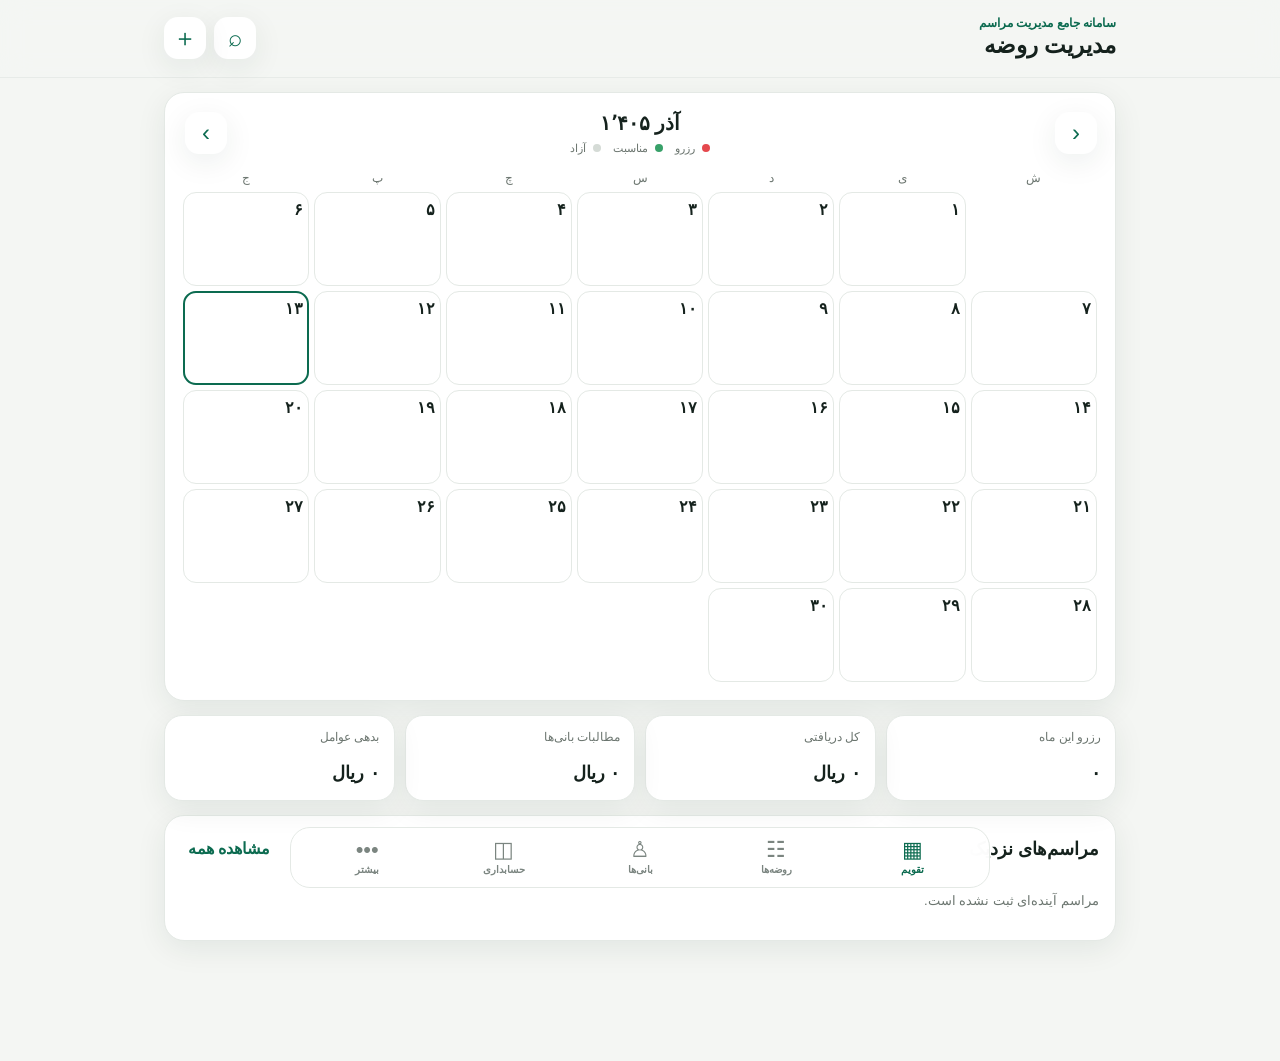
<file: index.html>
<!doctype html>
<html lang="fa" dir="rtl">
<head>
  <meta charset="utf-8" />
  <meta name="viewport" content="width=device-width,initial-scale=1,viewport-fit=cover" />
  <meta name="theme-color" content="#0c6b50" />
  <link rel="stylesheet" href="styles.css" />
  <title>سامانه جامع مدیریت روضه</title>

<link rel="manifest" href="manifest.json">
<link rel="apple-touch-icon" sizes="180x180" href="apple-touch-icon.png">
<meta name="apple-mobile-web-app-capable" content="yes">
<meta name="apple-mobile-web-app-status-bar-style" content="default">
<meta name="apple-mobile-web-app-title" content="مدیریت روضه">

</head>
<body>
<div id="lockScreen" class="lock-screen hidden">
  <div class="lock-card"><div class="logo">ر</div><h1 id="lockOrg">مدیریت روضه</h1><p class="muted">رمز ورود را وارد کنید</p><input id="pinInput" class="pin" type="password" inputmode="numeric" maxlength="8" placeholder="••••"/><button id="unlockBtn" class="primary full">ورود</button><p id="pinError" class="error"></p></div>
</div>
<div id="app">
<header class="topbar"><div><div class="eyebrow" id="orgEyebrow">سامانه جامع مدیریت مراسم</div><h1 id="orgTitle">مدیریت روضه</h1></div><div class="top-actions"><button id="globalSearchBtn" class="icon-btn" aria-label="جستجو">⌕</button><button id="quickAdd" class="icon-btn" aria-label="ثبت سریع">＋</button></div></header>
<main>
<section id="view-calendar" class="view active">
  <div class="card calendar-card">
    <div class="calendar-head"><button id="nextMonth" class="nav-btn">‹</button><div><div id="monthTitle" class="month-title"></div><div class="legend"><span><i class="dot booked"></i> رزرو</span><span><i class="dot occasion"></i> مناسبت</span><span><i class="dot free"></i> آزاد</span></div></div><button id="prevMonth" class="nav-btn">›</button></div>
    <div class="weekdays"><span>ش</span><span>ی</span><span>د</span><span>س</span><span>چ</span><span>پ</span><span>ج</span></div><div id="calendarGrid" class="calendar-grid"></div>
  </div>
  <div id="dashboardCards" class="dashboard-grid"></div>
  <div class="card"><div class="section-title"><h2>مراسم‌های نزدیک</h2><button data-action="go-rozehs" class="text-btn">مشاهده همه</button></div><div id="upcomingList" class="list"></div></div>
</section>
<section id="view-rozehs" class="view"><div class="section-title sticky-title"><div><h2>روضه‌ها</h2><p class="muted tiny">رزروها، عوامل و هزینه هر مراسم</p></div><button data-action="add-rozeh" class="primary small">ثبت روضه</button></div><input id="rozehSearch" class="search" placeholder="جستجو بانی، تاریخ، محل یا نوع مراسم"/><div id="rozehList" class="list"></div></section>
<section id="view-sponsors" class="view"><div class="section-title sticky-title"><div><h2>بانی‌ها</h2><p class="muted tiny">پرونده و مانده حساب هر بانی</p></div><button data-action="add-sponsor" class="primary small">ثبت بانی</button></div><input id="sponsorSearch" class="search" placeholder="جستجو نام یا شماره تماس"/><div id="sponsorList" class="list"></div></section>
<section id="view-accounting" class="view"><div class="section-title sticky-title"><div><h2>حسابداری</h2><p class="muted tiny">مطالبات بانی‌ها و بدهی عوامل</p></div><button data-action="add-transaction" class="primary small">سند مالی</button></div><button type="button" id="allExpenseDetails" class="secondary">ریز همه هزینه‌ها</button><div id="accountSummary" class="dashboard-grid"></div><div class="segmented"><button class="seg active" data-account-tab="sponsors">بانی‌ها</button><button class="seg" data-account-tab="workers">عوامل</button><button class="seg" data-account-tab="transactions">تراکنش‌ها</button></div><div id="accountList" class="list"></div></section>
<section id="view-more" class="view">
  <div class="card"><div class="section-title"><h2>عوامل</h2><button data-action="add-worker" class="primary small">عامل جدید</button></div><input id="workerSearch" class="search" placeholder="جستجو روحانی، مداح یا عامل"/><div id="workerList" class="list compact"></div></div>
  <div class="card"><div class="section-title"><h2>مناسبت‌ها</h2><button data-action="add-occasion" class="primary small">مناسبت جدید</button></div><p class="muted">مناسبت‌های ثابت پیش‌فرض و مناسبت‌های اختصاصی شما در تقویم سبز نمایش داده می‌شوند.</p><div id="occasionList" class="list compact"></div></div>
  <div class="card"><h2>گزارش‌ها و خروجی</h2><div class="grid-actions"><button id="exportRozehCsv" class="secondary">گزارش روضه‌ها</button><button id="exportLedgerCsv" class="secondary">گزارش حساب‌ها</button><button id="exportWorkersCsv" class="secondary">گزارش عوامل</button><button id="printReport" class="secondary">چاپ خلاصه</button></div></div>
  <div class="card"><h2>پشتیبان‌گیری</h2><p class="muted">برای جلوگیری از از دست رفتن اطلاعات، به‌صورت دوره‌ای فایل پشتیبان بگیرید.</p><div class="two-cols"><button id="exportData" class="secondary">دریافت پشتیبان</button><label class="secondary file-label">بازیابی<input id="importData" type="file" accept="application/json" hidden></label></div></div>
  <div class="card"><h2>تنظیمات</h2><div class="settings-grid"><div class="field"><label>عنوان مجموعه</label><input id="settingOrg"/></div><div class="field"><label>واحد پول</label><select id="settingCurrency"><option value="ریال">ریال</option><option value="تومان">تومان</option></select></div><div class="field"><label for="settingBankCard">شماره کارت حسینیه</label><input id="settingBankCard" dir="ltr" inputmode="numeric" placeholder="شماره کارت ۱۶ رقمی"/></div><div class="field"><label for="settingBankSheba">شماره شبای حسینیه</label><input id="settingBankSheba" dir="ltr" placeholder="IR + ۲۴ رقم"/></div><div class="field"><label>رمز ورود محلی</label><input id="settingPin" type="password" inputmode="numeric" maxlength="8" placeholder="خالی = بدون رمز"/></div><div class="field"><label>یادآوری مراسم</label><select id="settingReminder"><option value="0">خاموش</option><option value="1">یک روز قبل</option><option value="2">دو روز قبل</option><option value="3">سه روز قبل</option></select></div></div><button id="saveSettings" class="primary full">ذخیره تنظیمات</button></div>
  <div class="card"><div class="section-title"><h2>تاریخچه عملیات</h2><button id="clearAudit" class="text-btn danger-text">پاک‌سازی</button></div><div id="auditList" class="list compact"></div></div>
  <div class="card warning-card"><h2>وضعیت داده</h2><p class="muted" id="storageStatus">در حال بررسی…</p><p class="muted">این بسته بدون سرور هم کار می‌کند. برای ورود چندکاربره واقعی، همگام‌سازی بین چند گوشی و بکاپ ابری باید روی HTTPS منتشر و به دیتابیس آنلاین متصل شود.</p></div>
</section>
</main>
<nav class="bottom-nav"><button class="nav-item active" data-view="calendar"><span>▦</span><b>تقویم</b></button><button class="nav-item" data-view="rozehs"><span>☷</span><b>روضه‌ها</b></button><button class="nav-item" data-view="sponsors"><span>♙</span><b>بانی‌ها</b></button><button class="nav-item" data-view="accounting"><span>◫</span><b>حسابداری</b></button><button class="nav-item" data-view="more"><span>•••</span><b>بیشتر</b></button></nav>
</div>
<dialog id="modal"><form method="dialog" id="modalForm"><div id="modalContent"></div></form></dialog><div id="toast" class="toast"></div>
<script src="app.js"></script>
</body></html>
</file>
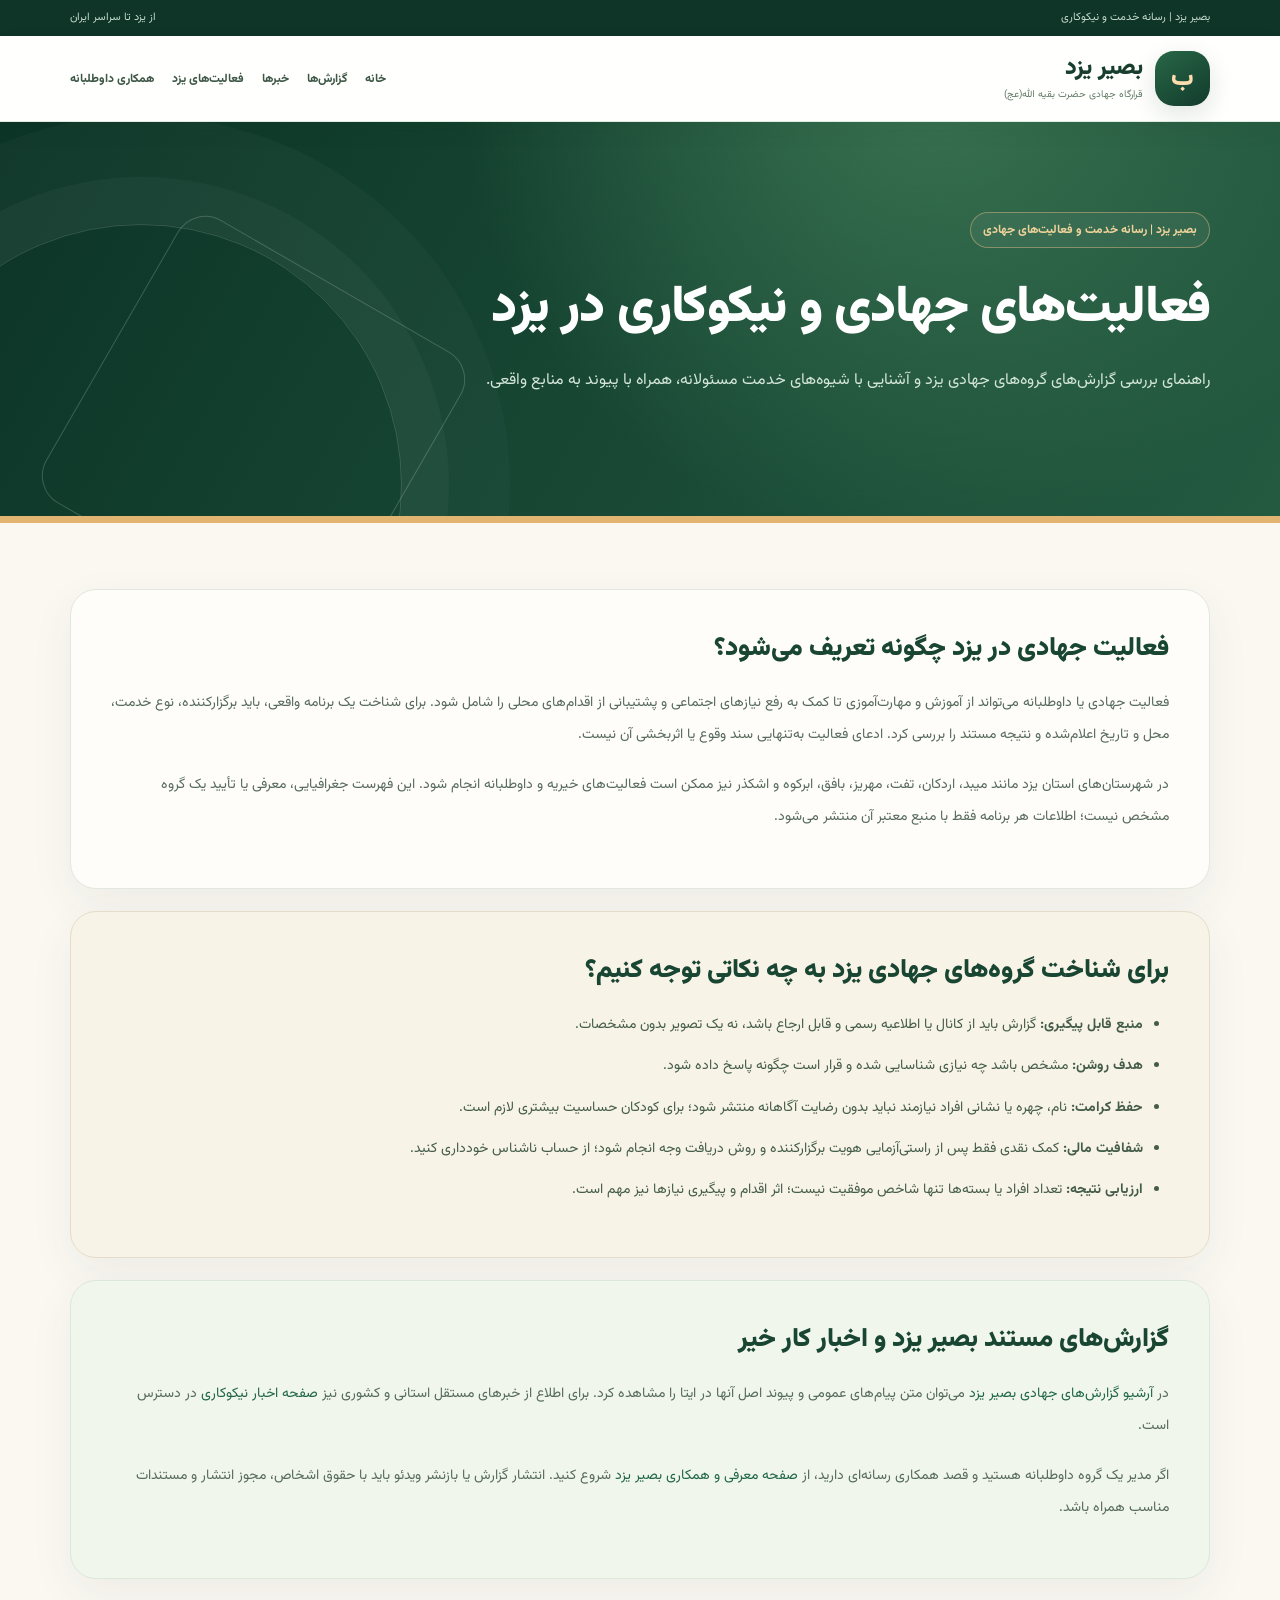
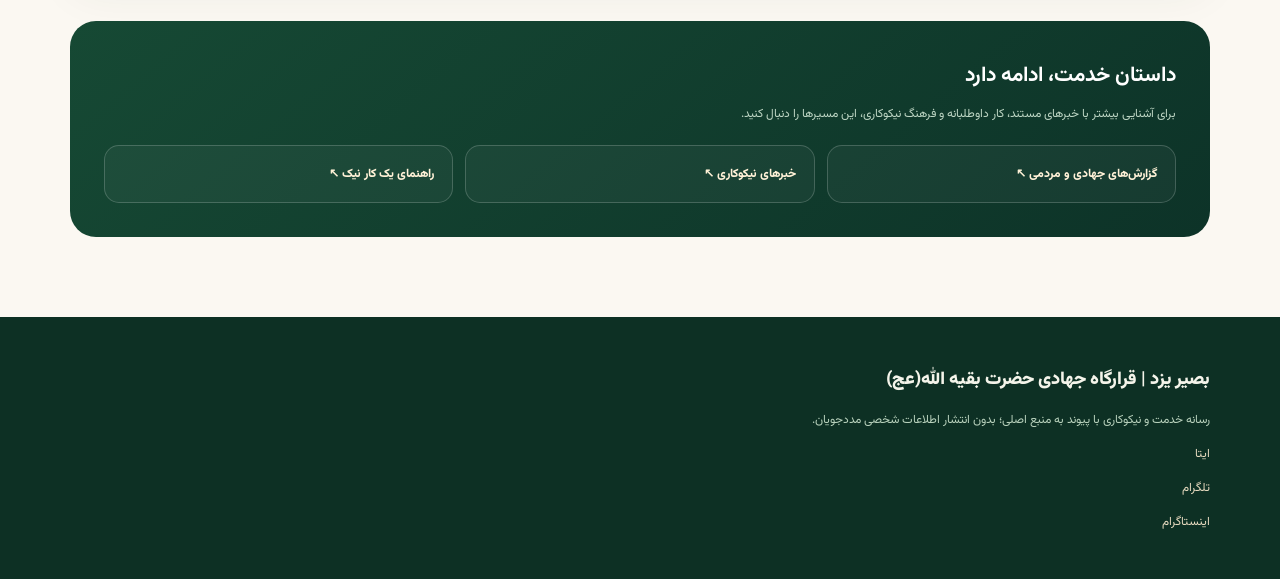
<file: basir-social/site/activities-yazd.html>
<!doctype html>
<html lang="fa" dir="rtl"><head>
<meta charset="utf-8"><meta name="viewport" content="width=device-width,initial-scale=1">
<meta name="robots" content="index,follow,max-image-preview:large">
<title>گروه‌های جهادی یزد و فعالیت‌های داوطلبانه | بصیر یزد</title><meta name="description" content="برای شناخت فعالیت گروه‌های جهادی یزد، اخبار خیریه، اعتبار گزارش‌ها و روش همکاری داوطلبانه، راهنمای رسانه بصیر یزد را بخوانید.">
<link rel="canonical" href="https://basiryazd.github.io/rozeh-manager/basir-social/site/activities-yazd.html">
<meta property="og:type" content="website"><meta property="og:locale" content="fa_IR">
<meta property="og:site_name" content="بصیر یزد"><meta property="og:title" content="گروه‌های جهادی یزد و فعالیت‌های داوطلبانه | بصیر یزد">
<meta property="og:description" content="برای شناخت فعالیت گروه‌های جهادی یزد، اخبار خیریه، اعتبار گزارش‌ها و روش همکاری داوطلبانه، راهنمای رسانه بصیر یزد را بخوانید.">
<meta property="og:url" content="https://basiryazd.github.io/rozeh-manager/basir-social/site/activities-yazd.html">
<meta name="twitter:card" content="summary">
<link rel="alternate" type="application/rss+xml" href="feed.xml" title="خوراک خبر و گزارش‌های بصیر یزد">
<meta name="theme-color" content="#134736">
<script type="application/ld+json">{"@context":"https://schema.org","@type":"Article","name":"گروه‌های جهادی یزد و فعالیت‌های داوطلبانه | بصیر یزد","inLanguage":"fa-IR","url":"https://basiryazd.github.io/rozeh-manager/basir-social/site/activities-yazd.html","description":"برای شناخت فعالیت گروه‌های جهادی یزد، اخبار خیریه، اعتبار گزارش‌ها و روش همکاری داوطلبانه، راهنمای رسانه بصیر یزد را بخوانید.","publisher":{"@type":"Organization","name":"قرارگاه جهادی حضرت بقیةالله (عج)","url":"https://eitaa.com/basiryazd","sameAs":["https://eitaa.com/basiryazd","https://t.me/basiryazd","https://www.instagram.com/basiryazd/"]},"datePublished":"2026-11-06","dateModified":"2026-11-06","author":{"@type":"Organization","name":"قرارگاه جهادی حضرت بقیةالله (عج)","url":"https://eitaa.com/basiryazd","sameAs":["https://eitaa.com/basiryazd","https://t.me/basiryazd","https://www.instagram.com/basiryazd/"]},"headline":"گروه‌های جهادی یزد؛ راهنمای ارزیابی فعالیت و گزارش"}</script>
<style>@import url('https://fonts.googleapis.com/css2?family=Vazirmatn:wght@400;500;600;700;800;900&display=swap');
:root{--forest:#133c30;--gold:#d8b579;--paper:#f7f7f3;--ink:#1d3429;--muted:#68776b;--stroke:#dfe6dd;color-scheme:light}
*{box-sizing:border-box}html{scroll-behavior:smooth}
body{margin:0;color:var(--ink);background:var(--paper);font-family:Vazirmatn,Tahoma,Arial,sans-serif;line-height:2;-webkit-font-smoothing:antialiased}
a{color:#20664a;text-decoration:none}a:hover{text-decoration:underline}
a:focus-visible,button:focus-visible{outline:3px solid #b78e4c;outline-offset:3px}
.wrap{max-width:1140px;width:calc(100% - 56px);margin:auto}
.topbar{background:#123a2d;color:#c7dbce;font-size:11px}.topbar .wrap{display:flex;justify-content:space-between;align-items:center;gap:14px;min-height:36px}.topbar a{color:#e0eee4}
header{background:rgba(255,255,253,.96);backdrop-filter:blur(15px);border-bottom:1px solid #e3eae2;position:sticky;top:0;z-index:20}
.nav{display:flex;align-items:center;justify-content:space-between;gap:26px;padding:15px 0}
.brand{display:flex;align-items:center;gap:12px;flex-shrink:0}.symbol{display:grid;place-items:center;width:55px;height:55px;background:var(--forest);color:var(--gold);border-radius:19px;font-size:25px;font-weight:900;box-shadow:0 8px 23px #17432b22}
.brand strong{display:block;font-size:23px;line-height:1.42;white-space:nowrap;font-weight:900;color:#183f2e}.brand small{display:block;font-size:10px;color:#647b68;white-space:nowrap}
nav{display:flex;gap:18px;align-items:center;flex-wrap:wrap}nav a{font-size:12px;color:#3e5746;font-weight:750;white-space:nowrap}nav a:hover{color:#a07941}
.hero{position:relative;overflow:hidden;background:radial-gradient(circle at 16% 13%,#30634b 0,transparent 36%),linear-gradient(114deg,#103125,#20523c);color:#fff;padding:77px 0 82px;border-bottom:7px solid #d2b27d}
.hero:after{position:absolute;content:"";left:-120px;bottom:-230px;height:520px;width:520px;border:1px solid #ffffff28;border-radius:50%;box-shadow:0 0 0 47px #ffffff08,0 0 0 108px #ffffff06;pointer-events:none}
.hero h1{font-size:clamp(30px,3.6vw,50px);line-height:1.6;margin:14px 0 13px;max-width:920px;letter-spacing:-.8px;font-weight:900}
.hero p{font-size:clamp(14px,1.6vw,17px);max-width:850px;color:#d4e6d9;line-height:2.3}
.meta{font-size:12px;color:#edd29a;font-weight:750}
.main{padding:54px 0 86px;min-height:38vh}
.card{background:#fff;border:1px solid #e1e8df;border-radius:23px;padding:33px 38px;margin-bottom:22px;box-shadow:0 15px 42px #1b432b0c;overflow-wrap:anywhere;transition:border-color .2s,transform .2s}
.card:hover{border-color:#c4d6c4}
.card h2,.card h3{margin:0 0 14px;color:#194533;font-size:clamp(19px,2.2vw,26px);line-height:1.8}
.card p{font-size:14px;line-height:2.3;color:#576b5d;margin:0 0 18px}
.boxlist{display:grid;grid-template-columns:repeat(2,minmax(0,1fr));gap:22px}
.notice{padding:18px 23px;background:#eaf2e9;border-right:4px solid #3b7953;border-radius:14px;font-size:13px;margin:22px 0;color:#4b6d58}
.stamp{display:inline-flex;align-items:center;gap:8px;border-radius:50px;padding:4px 12px;background:#f1f4eb;color:#477251;font-size:11px;font-weight:800;margin-bottom:14px}
.btn{display:inline-flex;align-items:center;gap:9px;background:#1a4d38;color:#fff;border:1px solid #1a4d38;border-radius:12px;padding:8px 18px;font-weight:800;font-size:12px;margin:5px 0}
.btn:hover{background:#255f45;color:#fff;text-decoration:none}
.tabs{display:flex;gap:12px;flex-wrap:wrap;margin:16px 0 26px}.tabs a{border:1px solid #bed3c4;border-radius:100px;padding:6px 14px;font-size:13px}
ul{padding-right:26px}li{margin-bottom:11px;font-size:14px;color:#445d4a;line-height:2.15}
footer{background:#103025;color:#dce9df;padding:45px 0;font-size:12px}footer .wrap{display:flex;flex-direction:column;gap:10px}footer strong{font-size:18px;font-weight:900;color:#f4f4ea}footer p{color:#b8d1bc;margin:0}footer a{color:#e8dbc0;margin-left:18px;display:inline-block}
.note{font-size:12px;color:#64776c}
@media(max-width:1000px){.nav{align-items:flex-start;flex-direction:column;gap:8px}nav{gap:12px}.hero{padding:55px 0}}
@media(max-width:680px){.wrap{width:calc(100% - 30px)}.topbar .wrap{font-size:9px}.symbol{height:47px;width:47px;border-radius:15px}.brand strong{font-size:20px}.brand small{font-size:9px;white-space:normal}nav a{font-size:11px}.hero{padding:40px 0 50px}.hero h1{font-size:30px}.main{padding:31px 0 50px}.card{padding:23px 20px;border-radius:19px}.boxlist{grid-template-columns:1fr}footer a{margin-left:12px}}
@media(prefers-reduced-motion:reduce){*{scroll-behavior:auto!important;transition:none!important}}

/* Basir editorial pages: visual hierarchy and continuity with the new homepage */
:root{--forest:#164932;--gold:#e1b16c;--paper:#fbf8f2;--ink:#173c30;--muted:#65766b;--stroke:#e4e6da}
body{background:var(--paper)}
.topbar{background:#0e3528}
header{box-shadow:0 8px 24px rgba(16,45,32,.045)}
.brand .symbol{background:linear-gradient(145deg,#286747,#123b2c);color:#ffddb0}
.hero{padding:90px 0 100px;min-height:300px;background:radial-gradient(circle at 73% -12%,#397251 0,transparent 46%),linear-gradient(120deg,#0c3427,#235a40);border-bottom:7px solid #e2b472}
.hero:before{content:"";width:325px;height:325px;position:absolute;left:7%;top:36%;border:1px solid #ffffff30;transform:rotate(30deg);border-radius:32px;pointer-events:none}
.hero .meta{display:inline-flex;align-items:center;padding:5px 12px;border:1px solid #bca97799;border-radius:30px;background:#ffffff0e}
.hero h1{font-size:clamp(34px,4vw,57px);line-height:1.45;margin:24px 0 17px;max-width:800px}
.hero p{font-size:16px;max-width:790px}
.card{border-radius:26px;background:#fffdf9;box-shadow:0 15px 44px #213f2810;padding:36px 40px}
.card:nth-child(3n + 2){background:#f8f3e7;border-color:#e6dccb}
.card:nth-child(3n + 3){background:#f0f6eb;border-color:#dce8d8}
.card h2,.card h3{font-weight:900}
.card .btn{background:#17523c;border-radius:13px}
.card .btn:hover{background:#226d4e}
.stamp{background:#e4eee1;border:1px solid #d4e4ce;padding:6px 13px}
.notice{background:#f6edd6;border-color:#cca560;color:#5c533a}
.main{padding:66px 0 80px}
.next-read{padding:34px;margin-top:42px;border-radius:26px;background:linear-gradient(140deg,#164934,#0d3328);color:#fff}
.next-read h2{font-size:21px;margin:0 0 5px}.next-read p{font-size:12px;color:#bed6c4;margin:0 0 19px}
.next-links{display:grid;grid-template-columns:repeat(3,minmax(0,1fr));gap:12px}
.next-links a{display:block;padding:16px 18px;border:1px solid #ffffff30;border-radius:15px;color:#fff1d7;background:#ffffff0a;font-weight:800;font-size:12px;transition:background .2s,transform .2s}
.next-links a:hover{background:#ffffff1d;transform:translateY(-2px);text-decoration:none}
footer{background:#0d3024}
@media(max-width:1000px){.hero{padding:69px 0 74px}.hero h1{font-size:38px}.nav{align-items:flex-start}}
@media(max-width:680px){.hero{padding:49px 0 56px}.hero h1{font-size:31px}.hero p{font-size:13px}.card{padding:24px 21px;border-radius:20px}.next-read{padding:26px 20px}.next-links{grid-template-columns:1fr}.main{padding:42px 0 64px}}</style></head><body>
<div class="topbar"><div class="wrap"><span>بصیر یزد | رسانه خدمت و نیکوکاری</span><span>از یزد تا سراسر ایران</span></div></div>
<header><div class="wrap nav"><a href="./" class="brand"><span class="symbol">ب</span><span><strong>بصیر یزد</strong><small>قرارگاه جهادی حضرت بقیه الله(عج)</small></span></a>
<nav aria-label="فهرست سایت"><a href="./">خانه</a><a href="reports.html">گزارش‌ها</a><a href="news.html">خبرها</a><a href="activities-yazd.html">فعالیت‌های یزد</a><a href="volunteer.html">همکاری داوطلبانه</a></nav></div></header>
<section class="hero"><div class="wrap"><div class="meta">بصیر یزد | رسانه خدمت و فعالیت‌های جهادی</div>
<h1>فعالیت‌های جهادی و نیکوکاری در یزد</h1><p>راهنمای بررسی گزارش‌های گروه‌های جهادی یزد و آشنایی با شیوه‌های خدمت مسئولانه، همراه با پیوند به منابع واقعی.</p></div></section>
<main class="main"><div class="wrap"><section class="card"><h2>فعالیت جهادی در یزد چگونه تعریف می‌شود؟</h2>
<p>فعالیت جهادی یا داوطلبانه می‌تواند از آموزش و مهارت‌آموزی تا کمک به رفع نیازهای اجتماعی و پشتیبانی از اقدام‌های محلی را شامل شود. برای شناخت یک برنامه واقعی، باید برگزارکننده، نوع خدمت، محل و تاریخ اعلام‌شده و نتیجه مستند را بررسی کرد. ادعای فعالیت به‌تنهایی سند وقوع یا اثربخشی آن نیست.</p>
<p>در شهرستان‌های استان یزد مانند میبد، اردکان، تفت، مهریز، بافق، ابرکوه و اشکذر نیز ممکن است فعالیت‌های خیریه و داوطلبانه انجام شود. این فهرست جغرافیایی، معرفی یا تأیید یک گروه مشخص نیست؛ اطلاعات هر برنامه فقط با منبع معتبر آن منتشر می‌شود.</p>
</section>
<section class="card"><h2>برای شناخت گروه‌های جهادی یزد به چه نکاتی توجه کنیم؟</h2>
<ul>
<li><strong>منبع قابل پیگیری:</strong> گزارش باید از کانال یا اطلاعیه رسمی و قابل ارجاع باشد، نه یک تصویر بدون مشخصات.</li>
<li><strong>هدف روشن:</strong> مشخص باشد چه نیازی شناسایی شده و قرار است چگونه پاسخ داده شود.</li>
<li><strong>حفظ کرامت:</strong> نام، چهره یا نشانی افراد نیازمند نباید بدون رضایت آگاهانه منتشر شود؛ برای کودکان حساسیت بیشتری لازم است.</li>
<li><strong>شفافیت مالی:</strong> کمک نقدی فقط پس از راستی‌آزمایی هویت برگزارکننده و روش دریافت وجه انجام شود؛ از حساب ناشناس خودداری کنید.</li>
<li><strong>ارزیابی نتیجه:</strong> تعداد افراد یا بسته‌ها تنها شاخص موفقیت نیست؛ اثر اقدام و پیگیری نیازها نیز مهم است.</li>
</ul></section>
<section class="card"><h2>گزارش‌های مستند بصیر یزد و اخبار کار خیر</h2>
<p>در <a href="reports.html">آرشیو گزارش‌های جهادی بصیر یزد</a> می‌توان متن پیام‌های عمومی و پیوند اصل آنها در ایتا را مشاهده کرد. برای اطلاع از خبرهای مستقل استانی و کشوری نیز <a href="news.html">صفحه اخبار نیکوکاری</a> در دسترس است.</p>
<p>اگر مدیر یک گروه داوطلبانه هستید و قصد همکاری رسانه‌ای دارید، از <a href="media-kit.html">صفحه معرفی و همکاری بصیر یزد</a> شروع کنید. انتشار گزارش یا بازنشر ویدئو باید با حقوق اشخاص، مجوز انتشار و مستندات مناسب همراه باشد.</p></section>
<section class="next-read" aria-label="مسیرهای دیگر در سایت">
<h2>داستان خدمت، ادامه دارد</h2><p>برای آشنایی بیشتر با خبرهای مستند، کار داوطلبانه و فرهنگ نیکوکاری، این مسیرها را دنبال کنید.</p>
<div class="next-links"><a href="reports.html">گزارش‌های جهادی و مردمی ↖</a><a href="news.html">خبرهای نیکوکاری ↖</a><a href="volunteer-guide.html">راهنمای یک کار نیک ↖</a></div></section>
</div></main>
<footer><div class="wrap"><strong>بصیر یزد | قرارگاه جهادی حضرت بقیه الله(عج)</strong><p>رسانه خدمت و نیکوکاری با پیوند به منبع اصلی؛ بدون انتشار اطلاعات شخصی مددجویان.</p>
<a href="https://eitaa.com/basiryazd" target="_blank" rel="noopener noreferrer">ایتا</a><a href="https://t.me/basiryazd" target="_blank" rel="noopener noreferrer">تلگرام</a><a href="https://www.instagram.com/basiryazd/" target="_blank" rel="noopener noreferrer">اینستاگرام</a></div></footer>
</body></html>
</file>
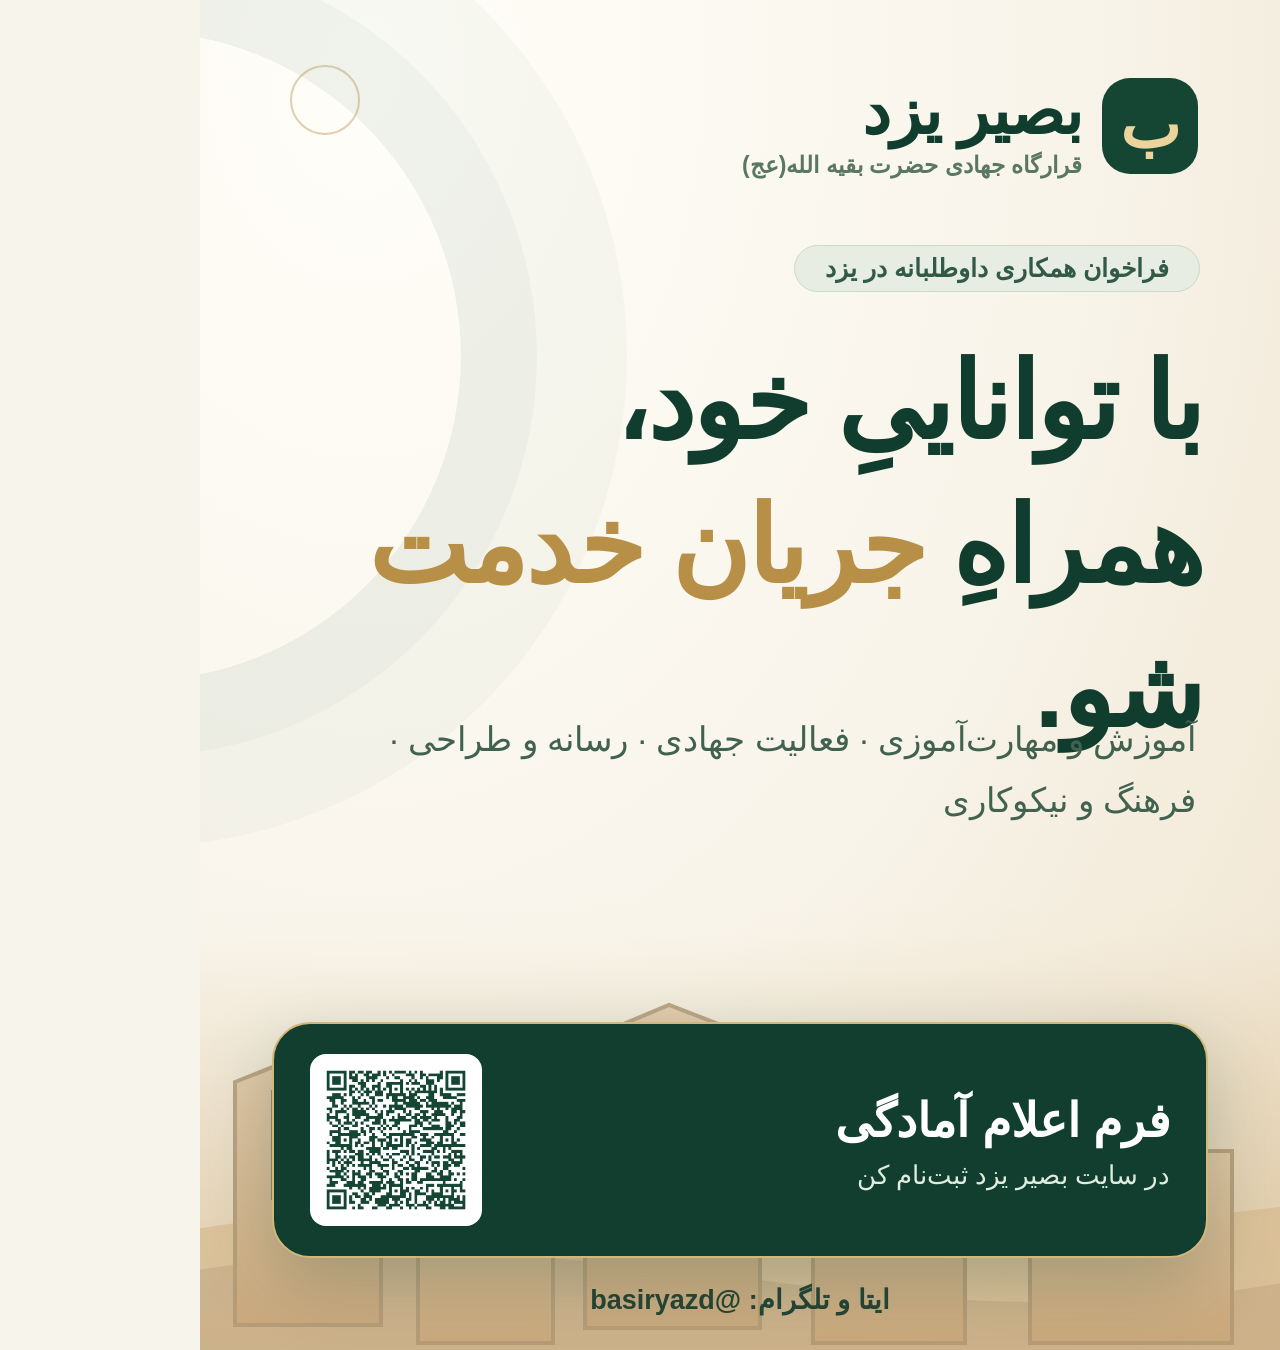
<file: basir-social/site/campaign-poster.html>
<!doctype html><html lang="fa" dir="rtl"><head><meta charset="utf-8"><meta name="viewport" content="width=device-width,initial-scale=1"><meta name="robots" content="noindex"><title>فراخوان بصیر یزد | پوستر انتشار</title>
<style>*{box-sizing:border-box}html,body{margin:0;padding:0}body{width:1080px;height:1350px;overflow:hidden;background:#f7f4ec;color:#113d2f;font-family:"Noto Sans Arabic",Tahoma,sans-serif;direction:rtl}.poster{position:relative;width:1080px;height:1350px;overflow:hidden;background:radial-gradient(ellipse at 15% 5%,#fffef8,#f8f4ea 55%,#efe3cd 100%)}.poster:before{content:"";position:absolute;width:650px;height:650px;border:1px solid #1e553015;border-radius:50%;left:-390px;top:30px;box-shadow:0 0 0 75px #1b553008,0 0 0 165px #1b553007}.brand{position:absolute;top:72px;right:82px;display:flex;align-items:center;gap:20px}.brandmark{width:96px;height:96px;background:#144633;border-radius:28px;color:#ecd59d;display:flex;justify-content:center;align-items:center;font-size:64px;line-height:1;font-weight:900}.brand strong{display:block;font-size:64px;line-height:1.25;letter-spacing:-1px}.brand small{display:block;font-size:23px;font-weight:600;color:#597761;white-space:nowrap}.eyebrow{position:absolute;top:245px;right:80px;background:#e8ede4;border:1px solid #cbd9c8;border-radius:60px;padding:8px 30px;color:#315b46;font-size:25px;font-weight:700}.title{position:absolute;top:330px;right:78px;width:920px;margin:0;font-size:106px;line-height:1.36;letter-spacing:-2px;font-weight:900}.title em{font-style:normal;color:#b78f46}.desc{position:absolute;top:675px;right:84px;width:880px;font-size:34px;line-height:1.8;font-weight:500;color:#426250}.land{position:absolute;bottom:0;right:0;left:0;height:440px;overflow:hidden}.land:before{content:"";position:absolute;inset:0;background:linear-gradient(180deg,#e8d4af05 5%,#cba9748e 100%)}.skyline{position:absolute;right:-60px;bottom:-15px;width:1180px;height:425px;opacity:.75}.cta{position:absolute;bottom:92px;right:72px;left:72px;background:#123e30;color:#fff;border:2px solid #d3b77a;border-radius:38px;min-height:230px;display:flex;align-items:center;justify-content:space-between;padding:30px 36px;box-shadow:0 24px 70px #1a493a42}.cta strong{display:block;font-size:47px;line-height:1.35}.cta span{display:block;font-size:26px;color:#deeddf;margin-top:8px}.qr{width:172px;height:172px;background:white;padding:11px;border-radius:16px}.footer{position:absolute;bottom:34px;width:100%;text-align:center;color:#234334;font-size:27px;font-weight:700}.ornament{position:absolute;top:65px;left:90px;width:70px;height:70px;border:2px solid #b99658;border-radius:50%;opacity:.45}
</style></head><body><div class="poster"><div class="ornament"></div>
<div class="brand"><span class="brandmark">ب</span><span><strong>بصیر یزد</strong><small>قرارگاه جهادی حضرت بقیه الله(عج)</small></span></div>
<div class="eyebrow">فراخوان همکاری داوطلبانه در یزد</div>
<h1 class="title">با تواناییِ خود،<br>همراهِ <em>جریان خدمت</em> شو.</h1>
<p class="desc">آموزش و مهارت‌آموزی · فعالیت جهادی · رسانه و طراحی · فرهنگ و نیکوکاری</p>
<div class="land"><svg class="skyline" viewBox="0 0 1180 425" xmlns="http://www.w3.org/2000/svg"><defs><linearGradient id="mud" x1="0" y1="0" x2="0" y2="1"><stop stop-color="#dfc29c"/><stop offset="1" stop-color="#c49f70"/></linearGradient></defs><path d="M0 295Q280 245 490 282T1180 260V425H0Z" fill="#d9bd92"/><path d="M0 336Q250 291 600 340T1180 330V425H0Z" fill="#bda17b" opacity=".6"/>
<g fill="url(#mud)" stroke="#a98f68" stroke-width="4"><path d="M75 385V142l71-28 75 28v243Z"/><path d="M258 403V205h135v198Z"/><path d="M425 388V100l84-35 91 35v288Z"/><path d="M653 403V165l76-31 76 31v238Z"/><path d="M870 403V211h202v192Z"/></g>
<g fill="#756e52"><path d="M111 150h20v110h-20zM159 150h21v110h-21zM471 110h21v125h-21zM529 110h23v125h-23zM695 170h18v96h-18zM749 170h18v96h-18z"/></g>
<path d="M335 205v-55a30 30 0 0 1 60 0v55" fill="#cba77a"/><path d="M950 240v-55a38 38 0 0 1 76 0v55" fill="#cba77a"/></svg></div>
<div class="cta"><div><strong>فرم اعلام آمادگی</strong><span>در سایت بصیر یزد ثبت‌نام کن</span></div><img class="qr" src="assets/volunteer-qr.png" alt="QR فرم داوطلبی"></div>
<div class="footer">ایتا و تلگرام: @basiryazd</div>
</div></body></html>
</file>
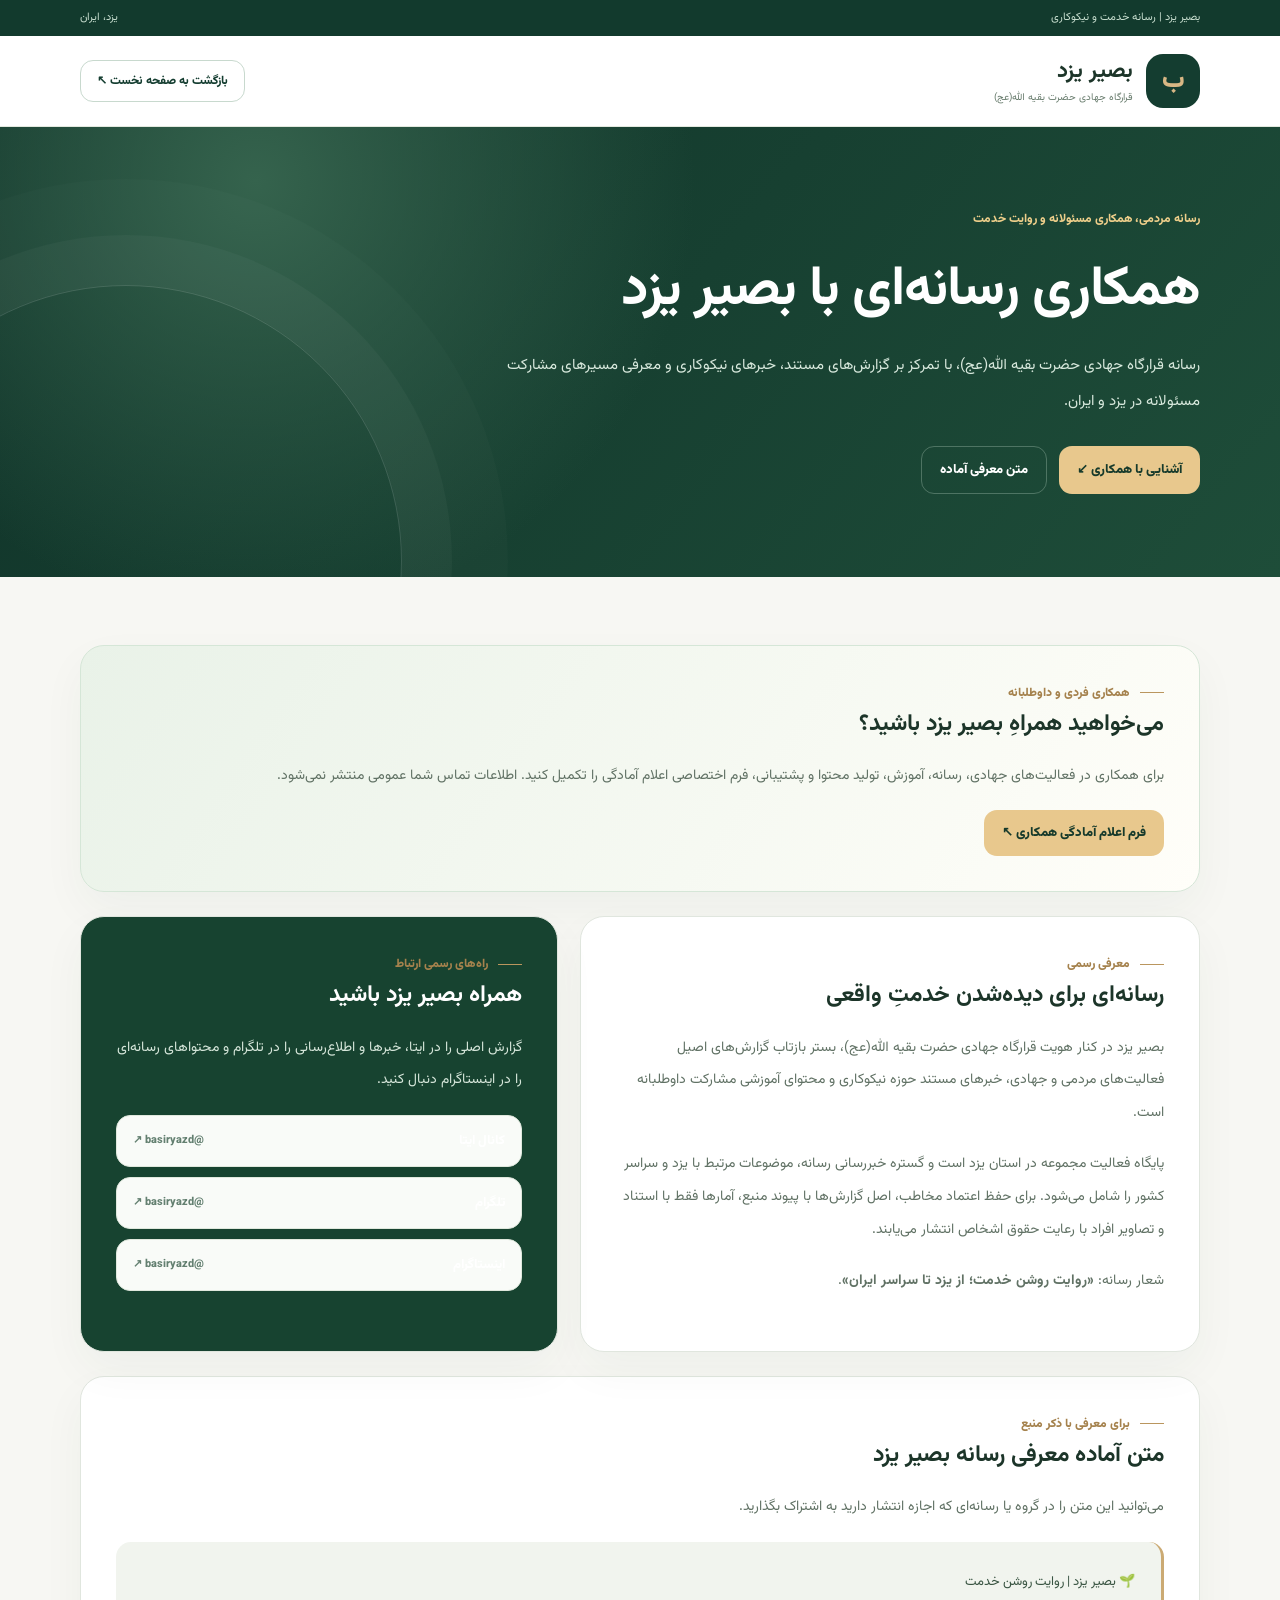
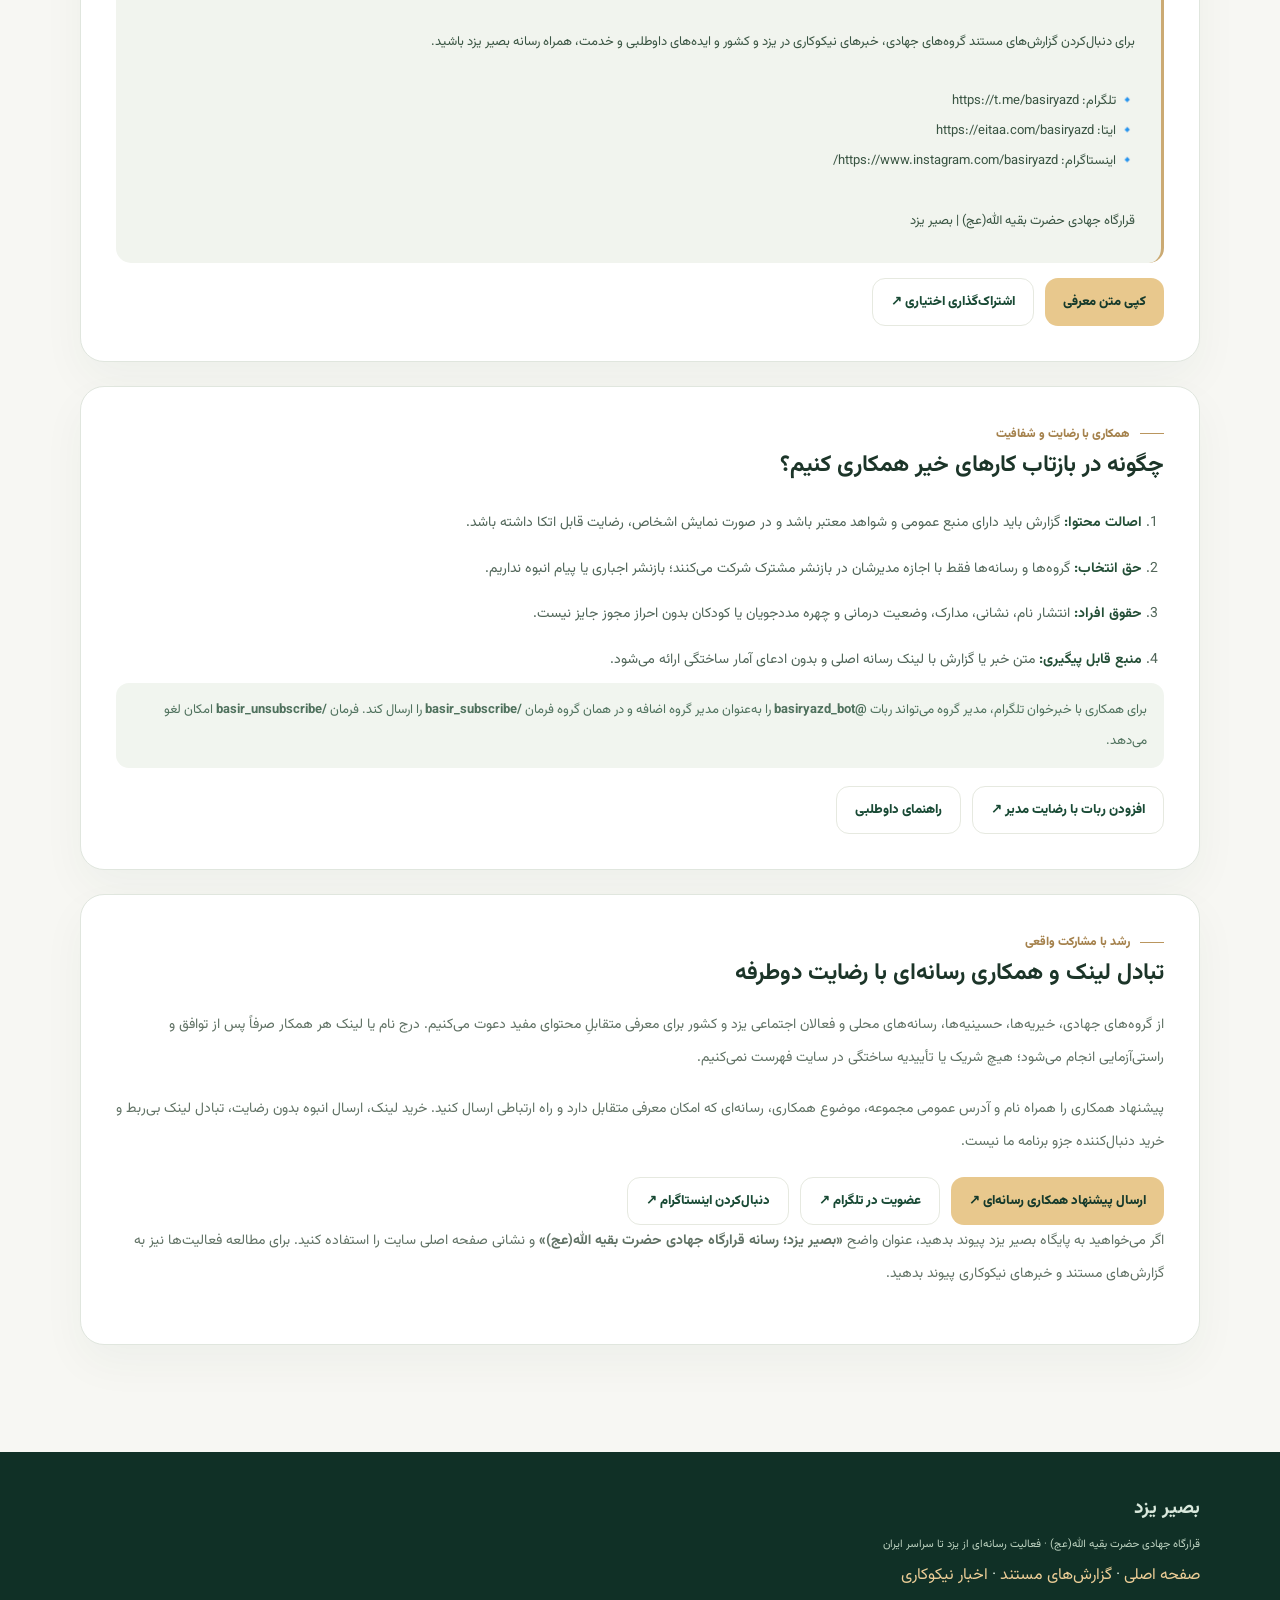
<file: basir-social/site/media-kit.html>
<!doctype html>
<html lang="fa" dir="rtl"><head><meta charset="utf-8"><meta name="viewport" content="width=device-width,initial-scale=1">
<meta name="description" content="معرفی رسمی رسانه بصیر یزد، وابسته به قرارگاه جهادی حضرت بقیه الله(عج)، و راه همکاری گروه‌های جهادی، خیریه‌ها و رسانه‌ها در یزد و کشور.">
<meta name="theme-color" content="#134736"><meta name="robots" content="index,follow,max-image-preview:large">
<link rel="canonical" href="https://basiryazd.github.io/rozeh-manager/basir-social/site/media-kit.html">
<meta property="og:type" content="website"><meta property="og:locale" content="fa_IR">
<meta property="og:site_name" content="بصیر یزد">
<meta property="og:title" content="همکاری رسانه‌ای گروه‌های جهادی یزد | بصیر یزد">
<meta property="og:description" content="معرفی رسمی رسانه بصیر یزد، قرارگاه جهادی حضرت بقیه الله(عج)، پیوند کانال‌های رسمی و راه همکاری گروه‌های جهادی و خیریه با رعایت رضایت.">
<meta property="og:url" content="https://basiryazd.github.io/rozeh-manager/basir-social/site/media-kit.html">
<link rel="alternate" type="application/rss+xml" title="خوراک بصیر یزد" href="feed.xml"><title>همکاری رسانه‌ای گروه‌های جهادی یزد | بصیر یزد</title>

<style>
@import url('https://fonts.googleapis.com/css2?family=Vazirmatn:wght@400;500;600;700;800;900&display=swap');
:root{--forest:#143d30;--gold:#d2b378;--ink:#1c3529;--muted:#65766b;--paper:#f7f7f3;--stroke:#e0e6de}*{box-sizing:border-box}
body{margin:0;background:var(--paper);font-family:Vazirmatn,Tahoma,Arial,sans-serif;color:var(--ink);line-height:2;-webkit-font-smoothing:antialiased}a{color:inherit;text-decoration:none}button{font:inherit;cursor:pointer}a:focus-visible,button:focus-visible{outline:3px solid #b99151;outline-offset:3px}a:hover{text-decoration:underline}.wrap{max-width:1120px;width:calc(100% - 52px);margin:auto}
.topbar{background:#123a2d;color:#c9dfd0;font-size:11px}.topbar .wrap{display:flex;align-items:center;justify-content:space-between;min-height:36px}.topbar a{color:#dfece1}
header{background:#fff;border-bottom:1px solid #e3e9df}.nav{display:flex;align-items:center;justify-content:space-between;gap:16px;padding:18px 0}.brand{display:flex;align-items:center;gap:13px}.mark{display:grid;place-items:center;background:#143d30;color:#d8b784;border-radius:17px;width:54px;height:54px;font-size:25px;font-weight:900}.brand strong{display:block;font-size:22px;line-height:1.5}.brand small{display:block;color:#687c6d;font-size:10px}.back{border:1px solid #c8d9ce;border-radius:13px;padding:8px 16px;color:var(--forest);font-size:12px;font-weight:800}
.hero{position:relative;padding:76px 0 83px;background:radial-gradient(circle at 20% 12%,#35634d 0,transparent 40%),linear-gradient(130deg,#103329,#1e4d39);color:#fff;overflow:hidden}.hero:after{content:"";position:absolute;bottom:-260px;left:-150px;border:1px solid #ffffff25;box-shadow:0 0 0 50px #ffffff08,0 0 0 106px #ffffff04;width:550px;height:550px;border-radius:50%;pointer-events:none}.eyebrow{font-size:12px;color:#edce8a;font-weight:800}.hero h1{font-size:clamp(34px,4.8vw,55px);letter-spacing:-1px;line-height:1.5;margin:15px 0}.hero p{max-width:720px;font-size:15px;line-height:2.4;color:#d8e9dd;margin:0}.hero-actions{display:flex;gap:12px;flex-wrap:wrap;margin-top:26px}.btn{border:0;border-radius:13px;padding:10px 18px;background:#e8c88d;color:#163a2b;font-weight:850;font-size:13px;display:inline-flex;align-items:center;justify-content:center;gap:8px}.btn:hover{transform:translateY(-2px);text-decoration:none}.btn.outline{border:1px solid #e6e9e0;background:#fff;color:#194a35}.hero .btn.outline{border:1px solid #a8c6b35c;background:transparent;color:#fff}
.main{padding:68px 0 83px}.section-head{font-size:29px;font-weight:900;line-height:1.7;margin:0 0 20px}.subtitle{font-size:13px;color:var(--muted);margin:0 0 24px}.columns{display:grid;grid-template-columns:1.13fr .87fr;gap:22px}.card{background:#fff;border:1px solid var(--stroke);border-radius:24px;padding:35px;box-shadow:0 18px 45px #194b2a0b;margin-bottom:24px}.card h2{font-size:23px;margin:0 0 16px;line-height:1.7}.card p{color:#617265;font-size:14px;margin:0 0 18px;line-height:2.35}.card h3{font-size:16px;margin:19px 0 8px}.key{display:flex;align-items:center;gap:10px;font-size:12px;color:#a5824d;font-weight:850}.key:before{content:"";background:#ba965e;width:24px;height:1px}.brand-summary{background:#174330;color:#fff}.brand-summary h2,.brand-summary h3{color:#fff}.brand-summary p{color:#d6e6da}
.networks{display:grid;gap:10px}.network{display:flex;justify-content:space-between;align-items:center;gap:12px;border:1px solid #e0e8dd;background:#f9fbf8;border-radius:14px;padding:12px 16px;font-size:13px;font-weight:800}.network span{color:#648071;font-size:11px}.network:hover{border-color:#89b39a;text-decoration:none}
.sample{white-space:pre-line;background:#f1f4ee;border-right:3px solid #cbaa73;border-radius:15px;padding:26px;color:#395442;line-height:2.3;font-size:13px;overflow-wrap:anywhere}.card .info{font-size:13px;background:#f1f5ef;color:#4f715d;border-radius:13px;padding:12px 17px}.links{display:flex;gap:11px;flex-wrap:wrap;margin-top:15px}.steps{margin:0;padding-right:22px;color:#516659;font-size:14px;line-height:2.4}.steps li{padding:6px 0}.steps strong{color:#244f37}
.footer{background:#103026;color:#d9e8dc;padding:38px 0}.footer strong{font-size:19px}.footer small{font-size:11px;color:#bed3c1}.footer a{color:#edce97}
@media(max-width:780px){.columns{grid-template-columns:1fr}.hero{padding:50px 0}.main{padding:42px 0}.card{padding:25px}.section-head{font-size:25px}}
@media(max-width:500px){.wrap{width:calc(100% - 30px)}.brand strong{font-size:20px}.brand small{font-size:9px}.mark{width:47px;height:47px}.back{font-size:10px;padding:7px 10px}.hero h1{font-size:32px}.hero p{font-size:13px}.card{padding:22px;border-radius:18px}.card h2{font-size:21px}.sample{padding:18px}.network{font-size:12px}}
@media(prefers-reduced-motion:reduce){*{transition:none!important}}
</style></head>
<body>
<div class="topbar"><div class="wrap"><span>بصیر یزد | رسانه خدمت و نیکوکاری</span><span>یزد، ایران</span></div></div>
<header><div class="wrap nav"><a href="./" class="brand"><span class="mark">ب</span><span><strong>بصیر یزد</strong><small>قرارگاه جهادی حضرت بقیه الله(عج)</small></span></a><a href="./" class="back">بازگشت به صفحه نخست ↖</a></div></header>
<section class="hero"><div class="wrap"><span class="eyebrow">رسانه مردمی، همکاری مسئولانه و روایت خدمت</span><h1>همکاری رسانه‌ای با بصیر یزد</h1><p>رسانه قرارگاه جهادی حضرت بقیه الله(عج)، با تمرکز بر گزارش‌های مستند، خبرهای نیکوکاری و معرفی مسیرهای مشارکت مسئولانه در یزد و ایران.</p><div class="hero-actions"><a href="#collaboration" class="btn">آشنایی با همکاری ↙</a><a href="#introduce" class="btn outline">متن معرفی آماده</a></div></div></section>
<main class="main"><div class="wrap">
<section class="card" style="margin:0 0 24px;border:1px solid #d5e6d7;background:linear-gradient(125deg,#e9f2e8,#fffef9)">
<span class="key">همکاری فردی و داوطلبانه</span><h2>می‌خواهید همراهِ بصیر یزد باشید؟</h2>
<p>برای همکاری در فعالیت‌های جهادی، رسانه، آموزش، تولید محتوا و پشتیبانی، فرم اختصاصی اعلام آمادگی را تکمیل کنید. اطلاعات تماس شما عمومی منتشر نمی‌شود.</p>
<a class="btn" href="volunteer.html">فرم اعلام آمادگی همکاری ↖</a>
</section>
<div class="columns">
<article class="card"><span class="key">معرفی رسمی</span><h2>رسانه‌ای برای دیده‌شدن خدمتِ واقعی</h2><p>بصیر یزد در کنار هویت قرارگاه جهادی حضرت بقیه الله(عج)، بستر بازتاب گزارش‌های اصیل فعالیت‌های مردمی و جهادی، خبرهای مستند حوزه نیکوکاری و محتوای آموزشی مشارکت داوطلبانه است.</p><p>پایگاه فعالیت مجموعه در استان یزد است و گستره خبررسانی رسانه، موضوعات مرتبط با یزد و سراسر کشور را شامل می‌شود. برای حفظ اعتماد مخاطب، اصل گزارش‌ها با پیوند منبع، آمارها فقط با استناد و تصاویر افراد با رعایت حقوق اشخاص انتشار می‌یابند.</p><p>شعار رسانه: <strong>«روایت روشن خدمت؛ از یزد تا سراسر ایران»</strong>.</p></article>
<aside class="card brand-summary"><span class="key">راه‌های رسمی ارتباط</span><h2>همراه بصیر یزد باشید</h2><p>گزارش اصلی را در ایتا، خبرها و اطلاع‌رسانی را در تلگرام و محتواهای رسانه‌ای را در اینستاگرام دنبال کنید.</p><div class="networks"><a class="network" href="https://eitaa.com/basiryazd" target="_blank" rel="noopener noreferrer">کانال ایتا <span>@basiryazd ↗</span></a><a class="network" href="https://t.me/basiryazd" target="_blank" rel="noopener noreferrer">تلگرام <span>@basiryazd ↗</span></a><a class="network" href="https://www.instagram.com/basiryazd/" target="_blank" rel="noopener noreferrer">اینستاگرام <span>@basiryazd ↗</span></a></div></aside>
</div>
<section class="card" id="introduce"><span class="key">برای معرفی با ذکر منبع</span><h2>متن آماده معرفی رسانه بصیر یزد</h2><p>می‌توانید این متن را در گروه یا رسانه‌ای که اجازه انتشار دارید به اشتراک بگذارید.</p><div class="sample" id="intro">🌱 بصیر یزد | روایت روشن خدمت

برای دنبال‌کردن گزارش‌های مستند گروه‌های جهادی، خبرهای نیکوکاری در یزد و کشور و ایده‌های داوطلبی و خدمت، همراه رسانه بصیر یزد باشید.

🔹 تلگرام: https://t.me/basiryazd
🔹 ایتا: https://eitaa.com/basiryazd
🔹 اینستاگرام: https://www.instagram.com/basiryazd/

قرارگاه جهادی حضرت بقیه الله(عج) | بصیر یزد</div><div class="links"><button class="btn" type="button" id="copy">کپی متن معرفی</button><a class="btn outline" href="https://t.me/share/url?url=https%3A%2F%2Ft.me%2Fbasiryazd&text=%D8%A8%D8%B5%DB%8C%D8%B1%20%DB%8C%D8%B2%D8%AF%20%7C%20%D8%B1%D9%88%D8%A7%DB%8C%D8%AA%20%D8%B1%D9%88%D8%B4%D9%86%20%D8%AE%D8%AF%D9%85%D8%AA" target="_blank" rel="noopener noreferrer">اشتراک‌گذاری اختیاری ↗</a></div></section>
<section class="card" id="collaboration"><span class="key">همکاری با رضایت و شفافیت</span><h2>چگونه در بازتاب کارهای خیر همکاری کنیم؟</h2><ol class="steps"><li><strong>اصالت محتوا:</strong> گزارش باید دارای منبع عمومی و شواهد معتبر باشد و در صورت نمایش اشخاص، رضایت قابل اتکا داشته باشد.</li><li><strong>حق انتخاب:</strong> گروه‌ها و رسانه‌ها فقط با اجازه مدیرشان در بازنشر مشترک شرکت می‌کنند؛ بازنشر اجباری یا پیام انبوه نداریم.</li><li><strong>حقوق افراد:</strong> انتشار نام، نشانی، مدارک، وضعیت درمانی و چهره مددجویان یا کودکان بدون احراز مجوز جایز نیست.</li><li><strong>منبع قابل پیگیری:</strong> متن خبر یا گزارش با لینک رسانه اصلی و بدون ادعای آمار ساختگی ارائه می‌شود.</li></ol><p class="info">برای همکاری با خبرخوان تلگرام، مدیر گروه می‌تواند ربات <strong>@basiryazd_bot</strong> را به‌عنوان مدیر گروه اضافه و در همان گروه فرمان <strong>/basir_subscribe</strong> را ارسال کند. فرمان <strong>/basir_unsubscribe</strong> امکان لغو می‌دهد.</p><div class="links"><a class="btn outline" href="https://t.me/basiryazd_bot?startgroup=true" target="_blank" rel="noopener noreferrer">افزودن ربات با رضایت مدیر ↗</a><a class="btn outline" href="volunteer-guide.html">راهنمای داوطلبی</a></div></section>
<section class="card" id="partner-links" aria-labelledby="partnerTitle">
<span class="key">رشد با مشارکت واقعی</span><h2 id="partnerTitle">تبادل لینک و همکاری رسانه‌ای با رضایت دوطرفه</h2>
<p>از گروه‌های جهادی، خیریه‌ها، حسینیه‌ها، رسانه‌های محلی و فعالان اجتماعی یزد و کشور برای معرفی متقابلِ محتوای مفید دعوت می‌کنیم. درج نام یا لینک هر همکار صرفاً پس از توافق و راستی‌آزمایی انجام می‌شود؛ هیچ شریک یا تأییدیه ساختگی در سایت فهرست نمی‌کنیم.</p>
<p>پیشنهاد همکاری را همراه نام و آدرس عمومی مجموعه، موضوع همکاری، رسانه‌ای که امکان معرفی متقابل دارد و راه ارتباطی ارسال کنید. خرید لینک، ارسال انبوه بدون رضایت، تبادل لینک بی‌ربط و خرید دنبال‌کننده جزو برنامه ما نیست.</p>
<div class="links">
<a class="btn" href="mailto:basiryazd@gmail.com?subject=Basir%20Yazd%20media%20collaboration">ارسال پیشنهاد همکاری رسانه‌ای ↗</a>
<a class="btn outline" href="https://t.me/basiryazd" target="_blank" rel="noopener noreferrer">عضویت در تلگرام ↗</a>
<a class="btn outline" href="https://www.instagram.com/basiryazd/" target="_blank" rel="noopener noreferrer">دنبال‌کردن اینستاگرام ↗</a>
</div>
<p>اگر می‌خواهید به پایگاه بصیر یزد پیوند بدهید، عنوان واضح <strong>«بصیر یزد؛ رسانه قرارگاه جهادی حضرت بقیه الله(عج)»</strong> و نشانی <a href="./">صفحه اصلی سایت</a> را استفاده کنید. برای مطالعه فعالیت‌ها نیز به <a href="reports.html">گزارش‌های مستند</a> و <a href="news.html">خبرهای نیکوکاری</a> پیوند بدهید.</p>
</section>
</div></main>
<footer class="footer"><div class="wrap"><strong>بصیر یزد</strong><div><small>قرارگاه جهادی حضرت بقیه الله(عج) · فعالیت رسانه‌ای از یزد تا سراسر ایران</small></div><div><a href="./">صفحه اصلی</a> · <a href="reports.html">گزارش‌های مستند</a> · <a href="news.html">اخبار نیکوکاری</a></div></div></footer>
<script>document.getElementById("copy").addEventListener("click",async()=>{const b=document.getElementById("copy");try{await navigator.clipboard.writeText(document.getElementById("intro").textContent.trim());b.textContent="متن کپی شد"}catch{b.textContent="متن را انتخاب و کپی کنید"}})</script>
</body></html>
</file>
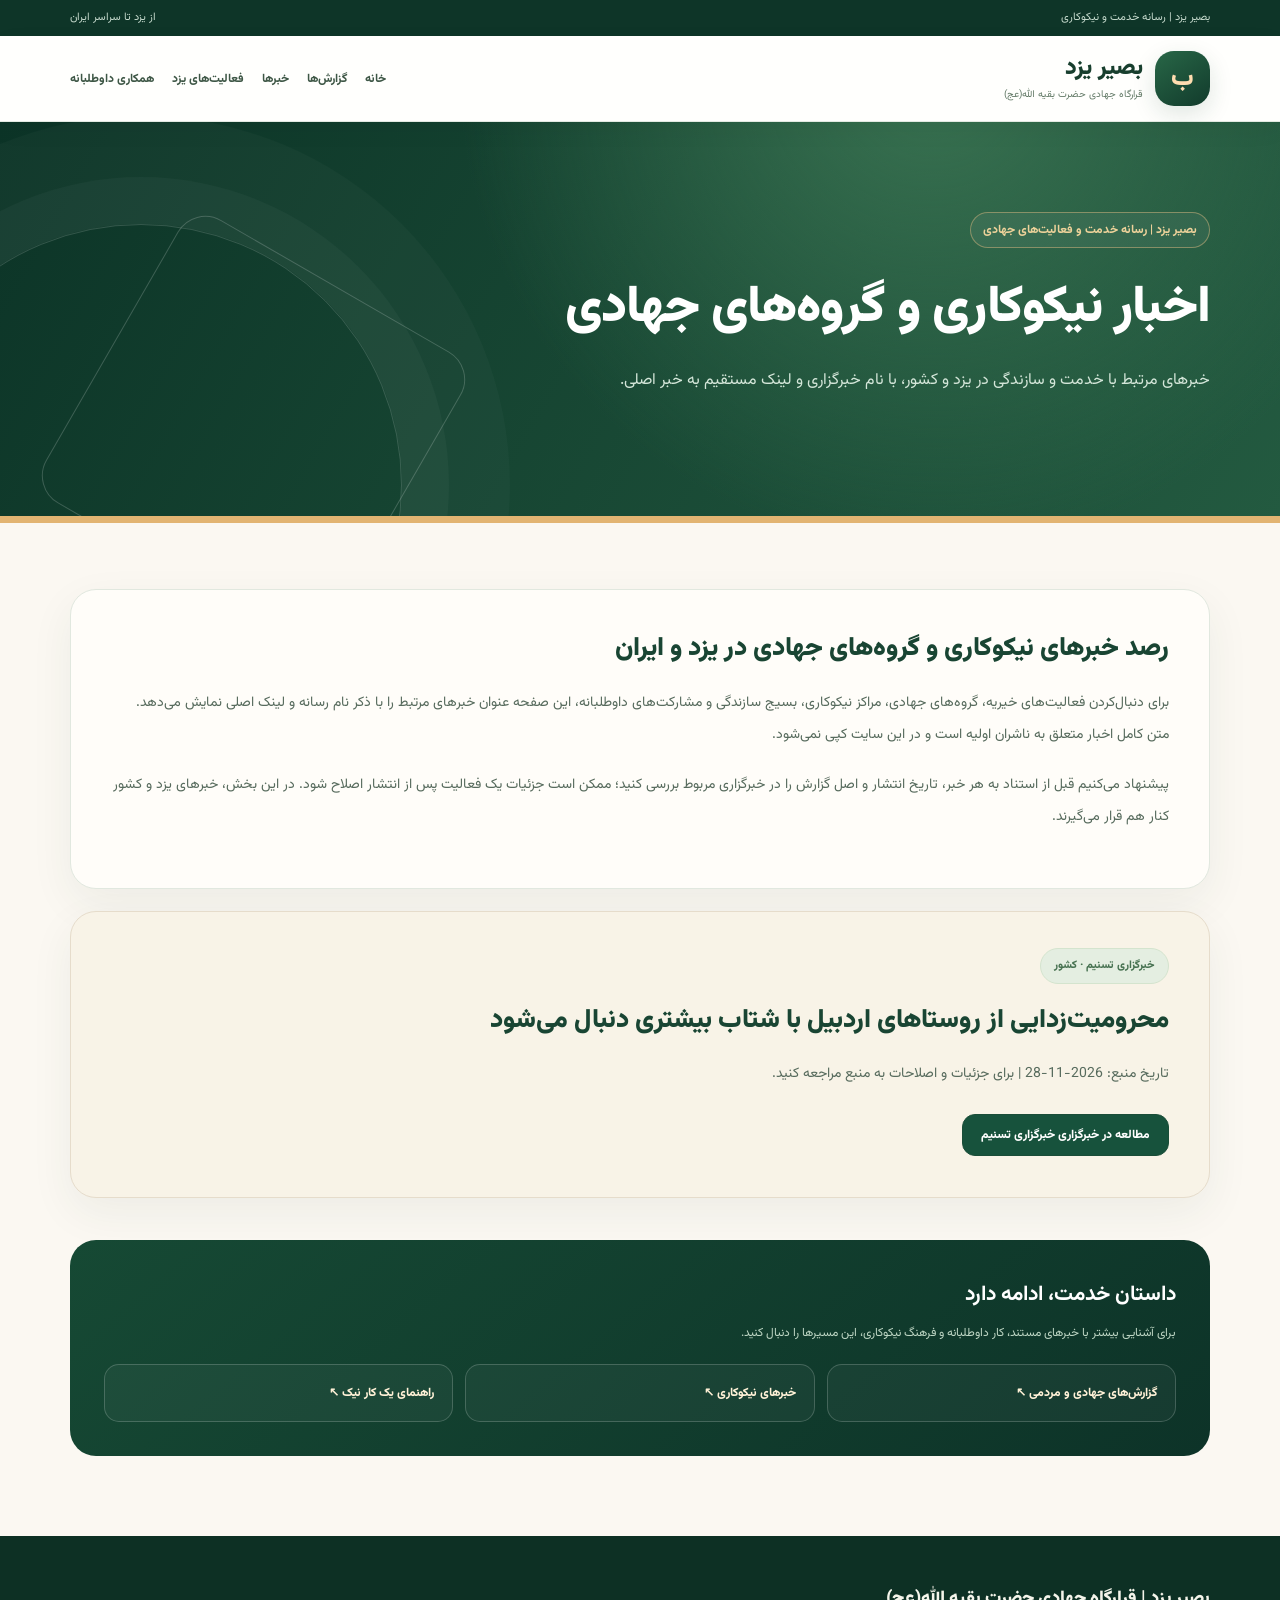
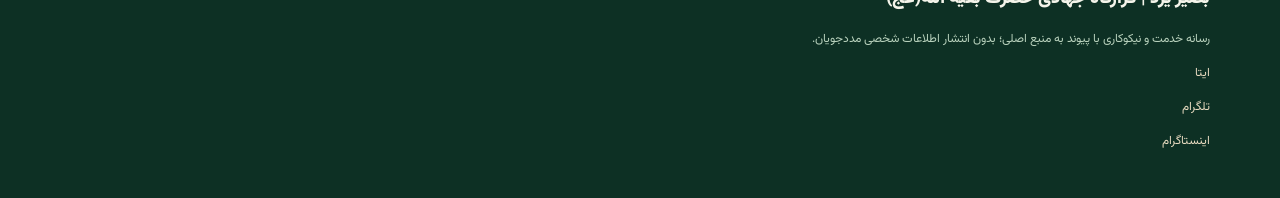
<file: basir-social/site/news.html>
<!doctype html>
<html lang="fa" dir="rtl"><head>
<meta charset="utf-8"><meta name="viewport" content="width=device-width,initial-scale=1">
<meta name="robots" content="index,follow,max-image-preview:large">
<title>اخبار نیکوکاری و خیرین یزد | بصیر یزد</title><meta name="description" content="تیتر خبرهای مرتبط با خیریه، نیکوکاری، گروه‌های جهادی و سازندگی در یزد و ایران؛ منابع: مهر، ایسنا، تسنیم و فارس در صورت دسترسی.">
<link rel="canonical" href="https://basiryazd.github.io/rozeh-manager/basir-social/site/news.html">
<meta property="og:type" content="website"><meta property="og:locale" content="fa_IR">
<meta property="og:site_name" content="بصیر یزد"><meta property="og:title" content="اخبار نیکوکاری و خیرین یزد | بصیر یزد">
<meta property="og:description" content="تیتر خبرهای مرتبط با خیریه، نیکوکاری، گروه‌های جهادی و سازندگی در یزد و ایران؛ منابع: مهر، ایسنا، تسنیم و فارس در صورت دسترسی.">
<meta property="og:url" content="https://basiryazd.github.io/rozeh-manager/basir-social/site/news.html">
<meta name="twitter:card" content="summary">
<link rel="alternate" type="application/rss+xml" href="feed.xml" title="خوراک خبر و گزارش‌های بصیر یزد">
<meta name="theme-color" content="#134736">
<script type="application/ld+json">{"@context":"https://schema.org","@type":"CollectionPage","name":"اخبار نیکوکاری و خیرین یزد | بصیر یزد","inLanguage":"fa-IR","url":"https://basiryazd.github.io/rozeh-manager/basir-social/site/news.html","description":"تیتر خبرهای مرتبط با خیریه، نیکوکاری، گروه‌های جهادی و سازندگی در یزد و ایران؛ منابع: مهر، ایسنا، تسنیم و فارس در صورت دسترسی.","publisher":{"@type":"Organization","name":"قرارگاه جهادی حضرت بقیةالله (عج)","url":"https://eitaa.com/basiryazd","sameAs":["https://eitaa.com/basiryazd","https://t.me/basiryazd","https://www.instagram.com/basiryazd/"]}}</script>
<style>@import url('https://fonts.googleapis.com/css2?family=Vazirmatn:wght@400;500;600;700;800;900&display=swap');
:root{--forest:#133c30;--gold:#d8b579;--paper:#f7f7f3;--ink:#1d3429;--muted:#68776b;--stroke:#dfe6dd;color-scheme:light}
*{box-sizing:border-box}html{scroll-behavior:smooth}
body{margin:0;color:var(--ink);background:var(--paper);font-family:Vazirmatn,Tahoma,Arial,sans-serif;line-height:2;-webkit-font-smoothing:antialiased}
a{color:#20664a;text-decoration:none}a:hover{text-decoration:underline}
a:focus-visible,button:focus-visible{outline:3px solid #b78e4c;outline-offset:3px}
.wrap{max-width:1140px;width:calc(100% - 56px);margin:auto}
.topbar{background:#123a2d;color:#c7dbce;font-size:11px}.topbar .wrap{display:flex;justify-content:space-between;align-items:center;gap:14px;min-height:36px}.topbar a{color:#e0eee4}
header{background:rgba(255,255,253,.96);backdrop-filter:blur(15px);border-bottom:1px solid #e3eae2;position:sticky;top:0;z-index:20}
.nav{display:flex;align-items:center;justify-content:space-between;gap:26px;padding:15px 0}
.brand{display:flex;align-items:center;gap:12px;flex-shrink:0}.symbol{display:grid;place-items:center;width:55px;height:55px;background:var(--forest);color:var(--gold);border-radius:19px;font-size:25px;font-weight:900;box-shadow:0 8px 23px #17432b22}
.brand strong{display:block;font-size:23px;line-height:1.42;white-space:nowrap;font-weight:900;color:#183f2e}.brand small{display:block;font-size:10px;color:#647b68;white-space:nowrap}
nav{display:flex;gap:18px;align-items:center;flex-wrap:wrap}nav a{font-size:12px;color:#3e5746;font-weight:750;white-space:nowrap}nav a:hover{color:#a07941}
.hero{position:relative;overflow:hidden;background:radial-gradient(circle at 16% 13%,#30634b 0,transparent 36%),linear-gradient(114deg,#103125,#20523c);color:#fff;padding:77px 0 82px;border-bottom:7px solid #d2b27d}
.hero:after{position:absolute;content:"";left:-120px;bottom:-230px;height:520px;width:520px;border:1px solid #ffffff28;border-radius:50%;box-shadow:0 0 0 47px #ffffff08,0 0 0 108px #ffffff06;pointer-events:none}
.hero h1{font-size:clamp(30px,3.6vw,50px);line-height:1.6;margin:14px 0 13px;max-width:920px;letter-spacing:-.8px;font-weight:900}
.hero p{font-size:clamp(14px,1.6vw,17px);max-width:850px;color:#d4e6d9;line-height:2.3}
.meta{font-size:12px;color:#edd29a;font-weight:750}
.main{padding:54px 0 86px;min-height:38vh}
.card{background:#fff;border:1px solid #e1e8df;border-radius:23px;padding:33px 38px;margin-bottom:22px;box-shadow:0 15px 42px #1b432b0c;overflow-wrap:anywhere;transition:border-color .2s,transform .2s}
.card:hover{border-color:#c4d6c4}
.card h2,.card h3{margin:0 0 14px;color:#194533;font-size:clamp(19px,2.2vw,26px);line-height:1.8}
.card p{font-size:14px;line-height:2.3;color:#576b5d;margin:0 0 18px}
.boxlist{display:grid;grid-template-columns:repeat(2,minmax(0,1fr));gap:22px}
.notice{padding:18px 23px;background:#eaf2e9;border-right:4px solid #3b7953;border-radius:14px;font-size:13px;margin:22px 0;color:#4b6d58}
.stamp{display:inline-flex;align-items:center;gap:8px;border-radius:50px;padding:4px 12px;background:#f1f4eb;color:#477251;font-size:11px;font-weight:800;margin-bottom:14px}
.btn{display:inline-flex;align-items:center;gap:9px;background:#1a4d38;color:#fff;border:1px solid #1a4d38;border-radius:12px;padding:8px 18px;font-weight:800;font-size:12px;margin:5px 0}
.btn:hover{background:#255f45;color:#fff;text-decoration:none}
.tabs{display:flex;gap:12px;flex-wrap:wrap;margin:16px 0 26px}.tabs a{border:1px solid #bed3c4;border-radius:100px;padding:6px 14px;font-size:13px}
ul{padding-right:26px}li{margin-bottom:11px;font-size:14px;color:#445d4a;line-height:2.15}
footer{background:#103025;color:#dce9df;padding:45px 0;font-size:12px}footer .wrap{display:flex;flex-direction:column;gap:10px}footer strong{font-size:18px;font-weight:900;color:#f4f4ea}footer p{color:#b8d1bc;margin:0}footer a{color:#e8dbc0;margin-left:18px;display:inline-block}
.note{font-size:12px;color:#64776c}
@media(max-width:1000px){.nav{align-items:flex-start;flex-direction:column;gap:8px}nav{gap:12px}.hero{padding:55px 0}}
@media(max-width:680px){.wrap{width:calc(100% - 30px)}.topbar .wrap{font-size:9px}.symbol{height:47px;width:47px;border-radius:15px}.brand strong{font-size:20px}.brand small{font-size:9px;white-space:normal}nav a{font-size:11px}.hero{padding:40px 0 50px}.hero h1{font-size:30px}.main{padding:31px 0 50px}.card{padding:23px 20px;border-radius:19px}.boxlist{grid-template-columns:1fr}footer a{margin-left:12px}}
@media(prefers-reduced-motion:reduce){*{scroll-behavior:auto!important;transition:none!important}}

/* Basir editorial pages: visual hierarchy and continuity with the new homepage */
:root{--forest:#164932;--gold:#e1b16c;--paper:#fbf8f2;--ink:#173c30;--muted:#65766b;--stroke:#e4e6da}
body{background:var(--paper)}
.topbar{background:#0e3528}
header{box-shadow:0 8px 24px rgba(16,45,32,.045)}
.brand .symbol{background:linear-gradient(145deg,#286747,#123b2c);color:#ffddb0}
.hero{padding:90px 0 100px;min-height:300px;background:radial-gradient(circle at 73% -12%,#397251 0,transparent 46%),linear-gradient(120deg,#0c3427,#235a40);border-bottom:7px solid #e2b472}
.hero:before{content:"";width:325px;height:325px;position:absolute;left:7%;top:36%;border:1px solid #ffffff30;transform:rotate(30deg);border-radius:32px;pointer-events:none}
.hero .meta{display:inline-flex;align-items:center;padding:5px 12px;border:1px solid #bca97799;border-radius:30px;background:#ffffff0e}
.hero h1{font-size:clamp(34px,4vw,57px);line-height:1.45;margin:24px 0 17px;max-width:800px}
.hero p{font-size:16px;max-width:790px}
.card{border-radius:26px;background:#fffdf9;box-shadow:0 15px 44px #213f2810;padding:36px 40px}
.card:nth-child(3n + 2){background:#f8f3e7;border-color:#e6dccb}
.card:nth-child(3n + 3){background:#f0f6eb;border-color:#dce8d8}
.card h2,.card h3{font-weight:900}
.card .btn{background:#17523c;border-radius:13px}
.card .btn:hover{background:#226d4e}
.stamp{background:#e4eee1;border:1px solid #d4e4ce;padding:6px 13px}
.notice{background:#f6edd6;border-color:#cca560;color:#5c533a}
.main{padding:66px 0 80px}
.next-read{padding:34px;margin-top:42px;border-radius:26px;background:linear-gradient(140deg,#164934,#0d3328);color:#fff}
.next-read h2{font-size:21px;margin:0 0 5px}.next-read p{font-size:12px;color:#bed6c4;margin:0 0 19px}
.next-links{display:grid;grid-template-columns:repeat(3,minmax(0,1fr));gap:12px}
.next-links a{display:block;padding:16px 18px;border:1px solid #ffffff30;border-radius:15px;color:#fff1d7;background:#ffffff0a;font-weight:800;font-size:12px;transition:background .2s,transform .2s}
.next-links a:hover{background:#ffffff1d;transform:translateY(-2px);text-decoration:none}
footer{background:#0d3024}
@media(max-width:1000px){.hero{padding:69px 0 74px}.hero h1{font-size:38px}.nav{align-items:flex-start}}
@media(max-width:680px){.hero{padding:49px 0 56px}.hero h1{font-size:31px}.hero p{font-size:13px}.card{padding:24px 21px;border-radius:20px}.next-read{padding:26px 20px}.next-links{grid-template-columns:1fr}.main{padding:42px 0 64px}}</style></head><body>
<div class="topbar"><div class="wrap"><span>بصیر یزد | رسانه خدمت و نیکوکاری</span><span>از یزد تا سراسر ایران</span></div></div>
<header><div class="wrap nav"><a href="./" class="brand"><span class="symbol">ب</span><span><strong>بصیر یزد</strong><small>قرارگاه جهادی حضرت بقیه الله(عج)</small></span></a>
<nav aria-label="فهرست سایت"><a href="./">خانه</a><a href="reports.html">گزارش‌ها</a><a href="news.html">خبرها</a><a href="activities-yazd.html">فعالیت‌های یزد</a><a href="volunteer.html">همکاری داوطلبانه</a></nav></div></header>
<section class="hero"><div class="wrap"><div class="meta">بصیر یزد | رسانه خدمت و فعالیت‌های جهادی</div>
<h1>اخبار نیکوکاری و گروه‌های جهادی</h1><p>خبرهای مرتبط با خدمت و سازندگی در یزد و کشور، با نام خبرگزاری و لینک مستقیم به خبر اصلی.</p></div></section>
<main class="main"><div class="wrap"><section class="card"><h2>رصد خبرهای نیکوکاری و گروه‌های جهادی در یزد و ایران</h2>
<p>برای دنبال‌کردن فعالیت‌های خیریه، گروه‌های جهادی، مراکز نیکوکاری، بسیج سازندگی و مشارکت‌های داوطلبانه، این صفحه عنوان خبرهای مرتبط را با ذکر نام رسانه و لینک اصلی نمایش می‌دهد. متن کامل اخبار متعلق به ناشران اولیه است و در این سایت کپی نمی‌شود.</p>
<p>پیشنهاد می‌کنیم قبل از استناد به هر خبر، تاریخ انتشار و اصل گزارش را در خبرگزاری مربوط بررسی کنید؛ ممکن است جزئیات یک فعالیت پس از انتشار اصلاح شود. در این بخش، خبرهای یزد و کشور کنار هم قرار می‌گیرند.</p></section><article class="card">
<span class="stamp">خبرگزاری تسنیم · کشور</span><h2>محرومیت‌زدایی از روستاهای اردبیل با شتاب بیشتری دنبال می‌شود</h2>
<p class="note">تاریخ منبع: 2026-11-28 | برای جزئیات و اصلاحات به منبع مراجعه کنید.</p>
<a class="btn" href="https://www.tasnimnews.ir/fa/news/1405/09/07/3760135/%D9%85%D8%AD%D8%B1%D9%88%D9%85%DB%8C%D8%AA-%D8%B2%D8%AF%D8%A7%DB%8C%DB%8C-%D8%A7%D8%B2-%D8%B1%D9%88%D8%B3%D8%AA%D8%A7%D9%87%D8%A7%DB%8C-%D8%A7%D8%B1%D8%AF%D8%A8%DB%8C%D9%84-%D8%A8%D8%A7-%D8%B4%D8%AA%D8%A7%D8%A8-%D8%A8%DB%8C%D8%B4%D8%AA%D8%B1%DB%8C-%D8%AF%D9%86%D8%A8%D8%A7%D9%84-%D9%85%DB%8C-%D8%B4%D9%88%D8%AF" target="_blank" rel="noopener noreferrer">مطالعه در خبرگزاری خبرگزاری تسنیم</a>
</article>
<section class="next-read" aria-label="مسیرهای دیگر در سایت">
<h2>داستان خدمت، ادامه دارد</h2><p>برای آشنایی بیشتر با خبرهای مستند، کار داوطلبانه و فرهنگ نیکوکاری، این مسیرها را دنبال کنید.</p>
<div class="next-links"><a href="reports.html">گزارش‌های جهادی و مردمی ↖</a><a href="news.html">خبرهای نیکوکاری ↖</a><a href="volunteer-guide.html">راهنمای یک کار نیک ↖</a></div></section>
</div></main>
<footer><div class="wrap"><strong>بصیر یزد | قرارگاه جهادی حضرت بقیه الله(عج)</strong><p>رسانه خدمت و نیکوکاری با پیوند به منبع اصلی؛ بدون انتشار اطلاعات شخصی مددجویان.</p>
<a href="https://eitaa.com/basiryazd" target="_blank" rel="noopener noreferrer">ایتا</a><a href="https://t.me/basiryazd" target="_blank" rel="noopener noreferrer">تلگرام</a><a href="https://www.instagram.com/basiryazd/" target="_blank" rel="noopener noreferrer">اینستاگرام</a></div></footer>
</body></html>
</file>
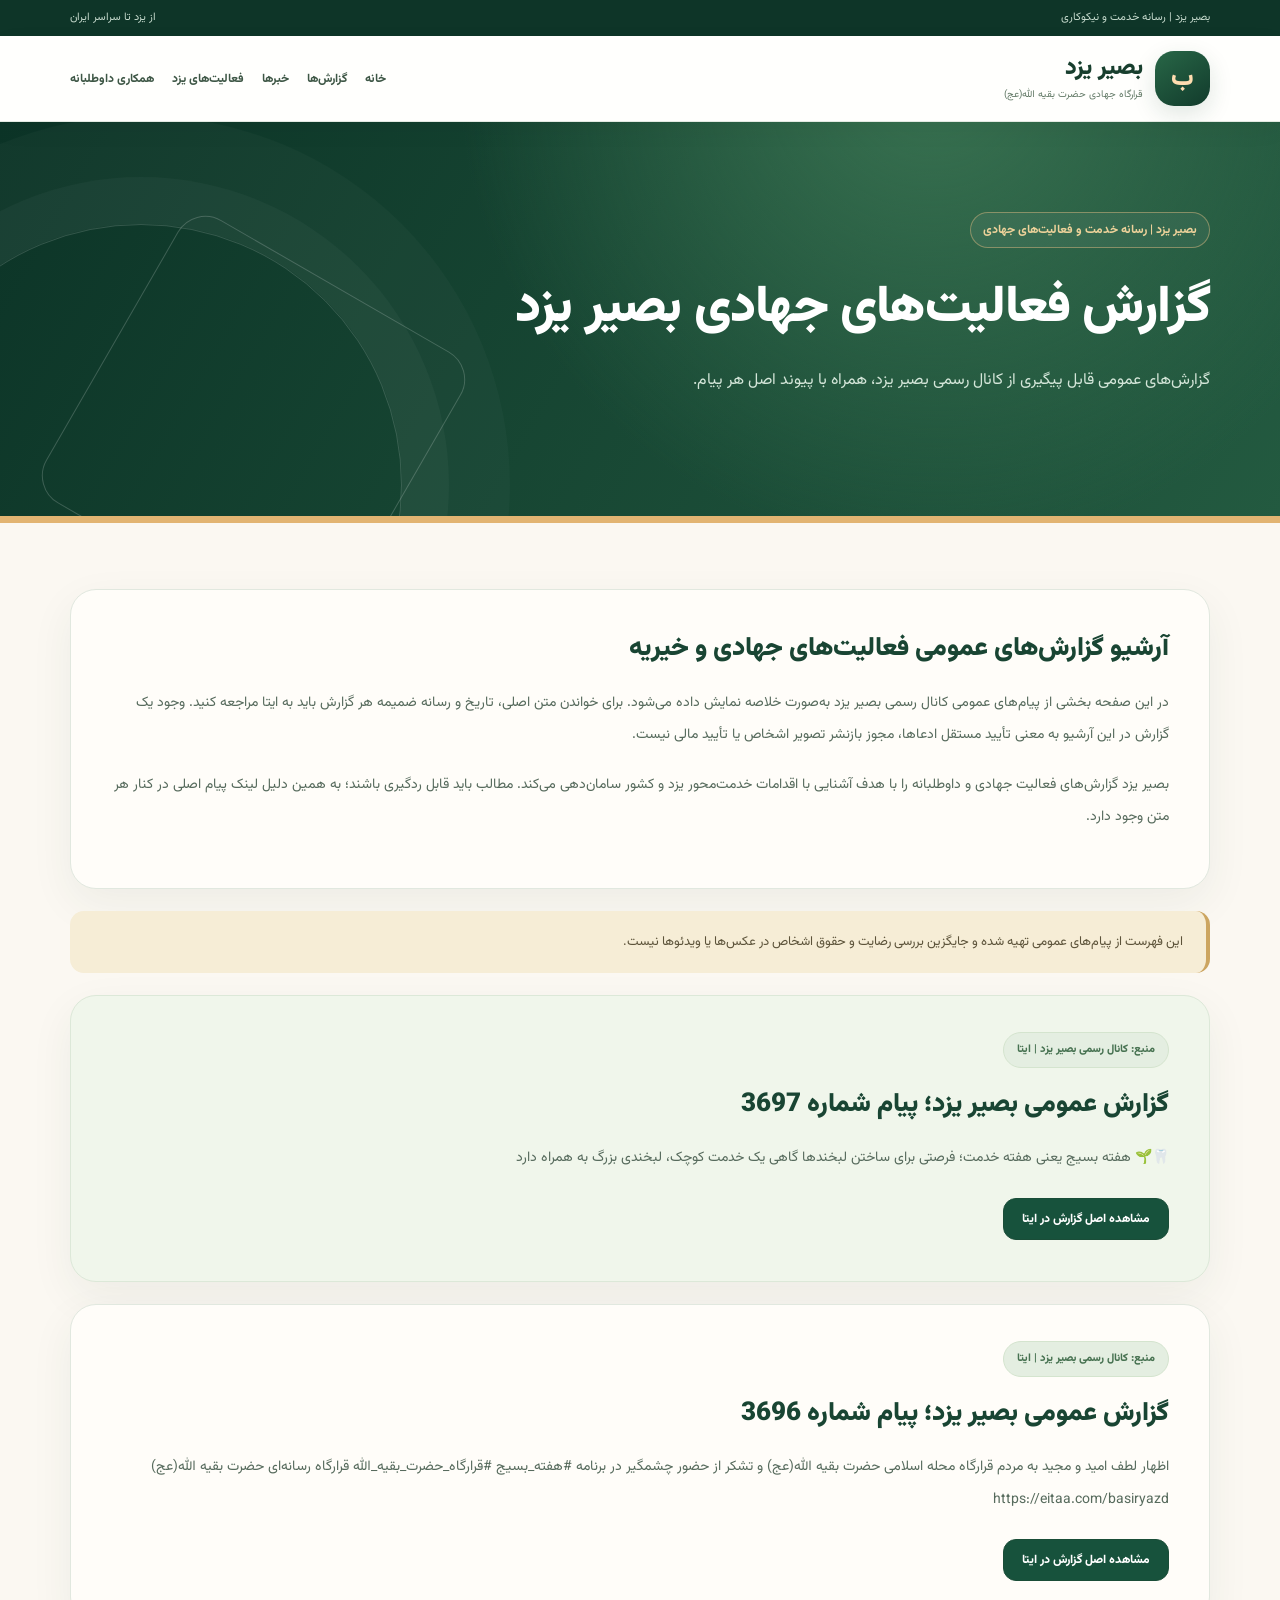
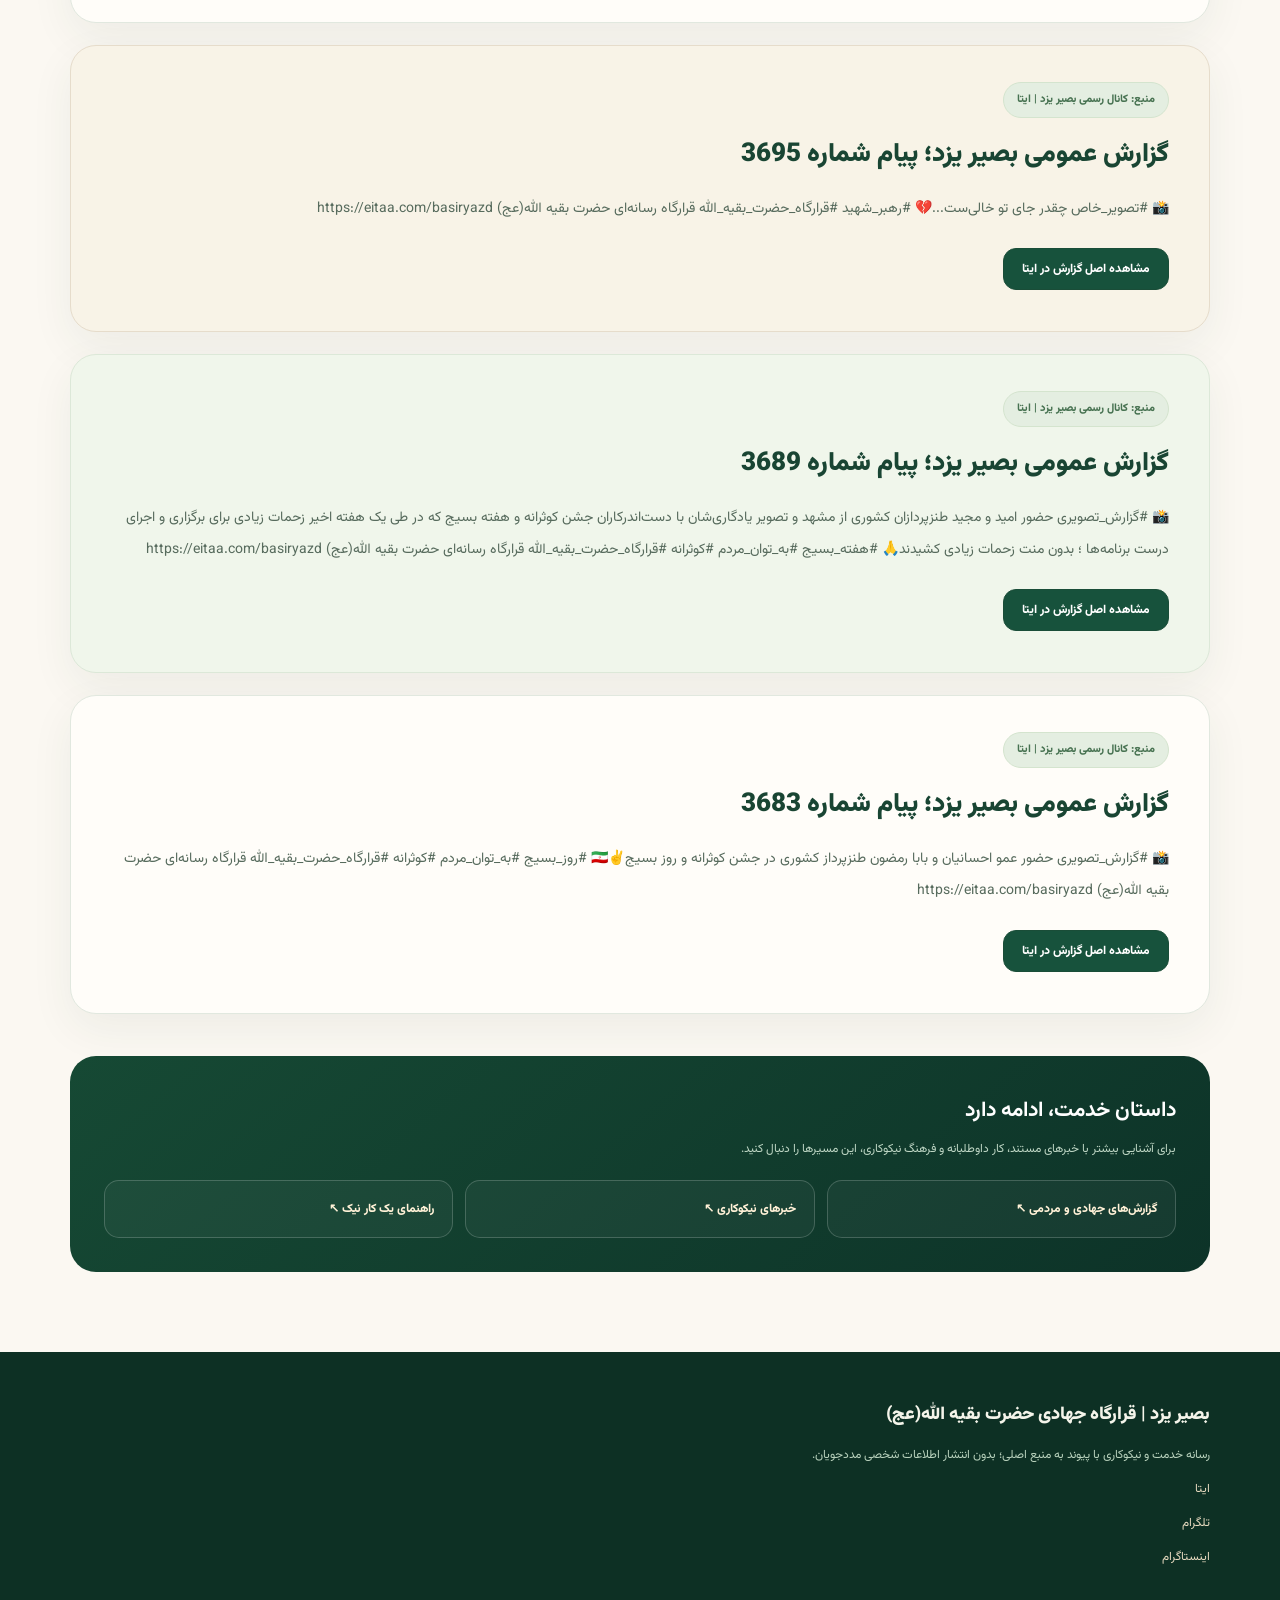
<file: basir-social/site/reports.html>
<!doctype html>
<html lang="fa" dir="rtl"><head>
<meta charset="utf-8"><meta name="viewport" content="width=device-width,initial-scale=1">
<meta name="robots" content="index,follow,max-image-preview:large">
<title>گزارش فعالیت‌های جهادی و خیریه در یزد | بصیر یزد</title><meta name="description" content="آرشیو گزارش‌های عمومی بصیر یزد از فعالیت‌های جهادی و نیکوکاری؛ متن خلاصه با لینک مستقیم به منبع اصلی ایتا و رعایت حریم خصوصی.">
<link rel="canonical" href="https://basiryazd.github.io/rozeh-manager/basir-social/site/reports.html">
<meta property="og:type" content="website"><meta property="og:locale" content="fa_IR">
<meta property="og:site_name" content="بصیر یزد"><meta property="og:title" content="گزارش فعالیت‌های جهادی و خیریه در یزد | بصیر یزد">
<meta property="og:description" content="آرشیو گزارش‌های عمومی بصیر یزد از فعالیت‌های جهادی و نیکوکاری؛ متن خلاصه با لینک مستقیم به منبع اصلی ایتا و رعایت حریم خصوصی.">
<meta property="og:url" content="https://basiryazd.github.io/rozeh-manager/basir-social/site/reports.html">
<meta name="twitter:card" content="summary">
<link rel="alternate" type="application/rss+xml" href="feed.xml" title="خوراک خبر و گزارش‌های بصیر یزد">
<meta name="theme-color" content="#134736">
<script type="application/ld+json">{"@context":"https://schema.org","@type":"CollectionPage","name":"گزارش فعالیت‌های جهادی و خیریه در یزد | بصیر یزد","inLanguage":"fa-IR","url":"https://basiryazd.github.io/rozeh-manager/basir-social/site/reports.html","description":"آرشیو گزارش‌های عمومی بصیر یزد از فعالیت‌های جهادی و نیکوکاری؛ متن خلاصه با لینک مستقیم به منبع اصلی ایتا و رعایت حریم خصوصی.","publisher":{"@type":"Organization","name":"قرارگاه جهادی حضرت بقیةالله (عج)","url":"https://eitaa.com/basiryazd","sameAs":["https://eitaa.com/basiryazd","https://t.me/basiryazd","https://www.instagram.com/basiryazd/"]}}</script>
<style>@import url('https://fonts.googleapis.com/css2?family=Vazirmatn:wght@400;500;600;700;800;900&display=swap');
:root{--forest:#133c30;--gold:#d8b579;--paper:#f7f7f3;--ink:#1d3429;--muted:#68776b;--stroke:#dfe6dd;color-scheme:light}
*{box-sizing:border-box}html{scroll-behavior:smooth}
body{margin:0;color:var(--ink);background:var(--paper);font-family:Vazirmatn,Tahoma,Arial,sans-serif;line-height:2;-webkit-font-smoothing:antialiased}
a{color:#20664a;text-decoration:none}a:hover{text-decoration:underline}
a:focus-visible,button:focus-visible{outline:3px solid #b78e4c;outline-offset:3px}
.wrap{max-width:1140px;width:calc(100% - 56px);margin:auto}
.topbar{background:#123a2d;color:#c7dbce;font-size:11px}.topbar .wrap{display:flex;justify-content:space-between;align-items:center;gap:14px;min-height:36px}.topbar a{color:#e0eee4}
header{background:rgba(255,255,253,.96);backdrop-filter:blur(15px);border-bottom:1px solid #e3eae2;position:sticky;top:0;z-index:20}
.nav{display:flex;align-items:center;justify-content:space-between;gap:26px;padding:15px 0}
.brand{display:flex;align-items:center;gap:12px;flex-shrink:0}.symbol{display:grid;place-items:center;width:55px;height:55px;background:var(--forest);color:var(--gold);border-radius:19px;font-size:25px;font-weight:900;box-shadow:0 8px 23px #17432b22}
.brand strong{display:block;font-size:23px;line-height:1.42;white-space:nowrap;font-weight:900;color:#183f2e}.brand small{display:block;font-size:10px;color:#647b68;white-space:nowrap}
nav{display:flex;gap:18px;align-items:center;flex-wrap:wrap}nav a{font-size:12px;color:#3e5746;font-weight:750;white-space:nowrap}nav a:hover{color:#a07941}
.hero{position:relative;overflow:hidden;background:radial-gradient(circle at 16% 13%,#30634b 0,transparent 36%),linear-gradient(114deg,#103125,#20523c);color:#fff;padding:77px 0 82px;border-bottom:7px solid #d2b27d}
.hero:after{position:absolute;content:"";left:-120px;bottom:-230px;height:520px;width:520px;border:1px solid #ffffff28;border-radius:50%;box-shadow:0 0 0 47px #ffffff08,0 0 0 108px #ffffff06;pointer-events:none}
.hero h1{font-size:clamp(30px,3.6vw,50px);line-height:1.6;margin:14px 0 13px;max-width:920px;letter-spacing:-.8px;font-weight:900}
.hero p{font-size:clamp(14px,1.6vw,17px);max-width:850px;color:#d4e6d9;line-height:2.3}
.meta{font-size:12px;color:#edd29a;font-weight:750}
.main{padding:54px 0 86px;min-height:38vh}
.card{background:#fff;border:1px solid #e1e8df;border-radius:23px;padding:33px 38px;margin-bottom:22px;box-shadow:0 15px 42px #1b432b0c;overflow-wrap:anywhere;transition:border-color .2s,transform .2s}
.card:hover{border-color:#c4d6c4}
.card h2,.card h3{margin:0 0 14px;color:#194533;font-size:clamp(19px,2.2vw,26px);line-height:1.8}
.card p{font-size:14px;line-height:2.3;color:#576b5d;margin:0 0 18px}
.boxlist{display:grid;grid-template-columns:repeat(2,minmax(0,1fr));gap:22px}
.notice{padding:18px 23px;background:#eaf2e9;border-right:4px solid #3b7953;border-radius:14px;font-size:13px;margin:22px 0;color:#4b6d58}
.stamp{display:inline-flex;align-items:center;gap:8px;border-radius:50px;padding:4px 12px;background:#f1f4eb;color:#477251;font-size:11px;font-weight:800;margin-bottom:14px}
.btn{display:inline-flex;align-items:center;gap:9px;background:#1a4d38;color:#fff;border:1px solid #1a4d38;border-radius:12px;padding:8px 18px;font-weight:800;font-size:12px;margin:5px 0}
.btn:hover{background:#255f45;color:#fff;text-decoration:none}
.tabs{display:flex;gap:12px;flex-wrap:wrap;margin:16px 0 26px}.tabs a{border:1px solid #bed3c4;border-radius:100px;padding:6px 14px;font-size:13px}
ul{padding-right:26px}li{margin-bottom:11px;font-size:14px;color:#445d4a;line-height:2.15}
footer{background:#103025;color:#dce9df;padding:45px 0;font-size:12px}footer .wrap{display:flex;flex-direction:column;gap:10px}footer strong{font-size:18px;font-weight:900;color:#f4f4ea}footer p{color:#b8d1bc;margin:0}footer a{color:#e8dbc0;margin-left:18px;display:inline-block}
.note{font-size:12px;color:#64776c}
@media(max-width:1000px){.nav{align-items:flex-start;flex-direction:column;gap:8px}nav{gap:12px}.hero{padding:55px 0}}
@media(max-width:680px){.wrap{width:calc(100% - 30px)}.topbar .wrap{font-size:9px}.symbol{height:47px;width:47px;border-radius:15px}.brand strong{font-size:20px}.brand small{font-size:9px;white-space:normal}nav a{font-size:11px}.hero{padding:40px 0 50px}.hero h1{font-size:30px}.main{padding:31px 0 50px}.card{padding:23px 20px;border-radius:19px}.boxlist{grid-template-columns:1fr}footer a{margin-left:12px}}
@media(prefers-reduced-motion:reduce){*{scroll-behavior:auto!important;transition:none!important}}

/* Basir editorial pages: visual hierarchy and continuity with the new homepage */
:root{--forest:#164932;--gold:#e1b16c;--paper:#fbf8f2;--ink:#173c30;--muted:#65766b;--stroke:#e4e6da}
body{background:var(--paper)}
.topbar{background:#0e3528}
header{box-shadow:0 8px 24px rgba(16,45,32,.045)}
.brand .symbol{background:linear-gradient(145deg,#286747,#123b2c);color:#ffddb0}
.hero{padding:90px 0 100px;min-height:300px;background:radial-gradient(circle at 73% -12%,#397251 0,transparent 46%),linear-gradient(120deg,#0c3427,#235a40);border-bottom:7px solid #e2b472}
.hero:before{content:"";width:325px;height:325px;position:absolute;left:7%;top:36%;border:1px solid #ffffff30;transform:rotate(30deg);border-radius:32px;pointer-events:none}
.hero .meta{display:inline-flex;align-items:center;padding:5px 12px;border:1px solid #bca97799;border-radius:30px;background:#ffffff0e}
.hero h1{font-size:clamp(34px,4vw,57px);line-height:1.45;margin:24px 0 17px;max-width:800px}
.hero p{font-size:16px;max-width:790px}
.card{border-radius:26px;background:#fffdf9;box-shadow:0 15px 44px #213f2810;padding:36px 40px}
.card:nth-child(3n + 2){background:#f8f3e7;border-color:#e6dccb}
.card:nth-child(3n + 3){background:#f0f6eb;border-color:#dce8d8}
.card h2,.card h3{font-weight:900}
.card .btn{background:#17523c;border-radius:13px}
.card .btn:hover{background:#226d4e}
.stamp{background:#e4eee1;border:1px solid #d4e4ce;padding:6px 13px}
.notice{background:#f6edd6;border-color:#cca560;color:#5c533a}
.main{padding:66px 0 80px}
.next-read{padding:34px;margin-top:42px;border-radius:26px;background:linear-gradient(140deg,#164934,#0d3328);color:#fff}
.next-read h2{font-size:21px;margin:0 0 5px}.next-read p{font-size:12px;color:#bed6c4;margin:0 0 19px}
.next-links{display:grid;grid-template-columns:repeat(3,minmax(0,1fr));gap:12px}
.next-links a{display:block;padding:16px 18px;border:1px solid #ffffff30;border-radius:15px;color:#fff1d7;background:#ffffff0a;font-weight:800;font-size:12px;transition:background .2s,transform .2s}
.next-links a:hover{background:#ffffff1d;transform:translateY(-2px);text-decoration:none}
footer{background:#0d3024}
@media(max-width:1000px){.hero{padding:69px 0 74px}.hero h1{font-size:38px}.nav{align-items:flex-start}}
@media(max-width:680px){.hero{padding:49px 0 56px}.hero h1{font-size:31px}.hero p{font-size:13px}.card{padding:24px 21px;border-radius:20px}.next-read{padding:26px 20px}.next-links{grid-template-columns:1fr}.main{padding:42px 0 64px}}</style></head><body>
<div class="topbar"><div class="wrap"><span>بصیر یزد | رسانه خدمت و نیکوکاری</span><span>از یزد تا سراسر ایران</span></div></div>
<header><div class="wrap nav"><a href="./" class="brand"><span class="symbol">ب</span><span><strong>بصیر یزد</strong><small>قرارگاه جهادی حضرت بقیه الله(عج)</small></span></a>
<nav aria-label="فهرست سایت"><a href="./">خانه</a><a href="reports.html">گزارش‌ها</a><a href="news.html">خبرها</a><a href="activities-yazd.html">فعالیت‌های یزد</a><a href="volunteer.html">همکاری داوطلبانه</a></nav></div></header>
<section class="hero"><div class="wrap"><div class="meta">بصیر یزد | رسانه خدمت و فعالیت‌های جهادی</div>
<h1>گزارش فعالیت‌های جهادی بصیر یزد</h1><p>گزارش‌های عمومی قابل پیگیری از کانال رسمی بصیر یزد، همراه با پیوند اصل هر پیام.</p></div></section>
<main class="main"><div class="wrap"><section class="card"><h2>آرشیو گزارش‌های عمومی فعالیت‌های جهادی و خیریه</h2>
<p>در این صفحه بخشی از پیام‌های عمومی کانال رسمی بصیر یزد به‌صورت خلاصه نمایش داده می‌شود. برای خواندن متن اصلی، تاریخ و رسانه ضمیمه هر گزارش باید به ایتا مراجعه کنید. وجود یک گزارش در این آرشیو به معنی تأیید مستقل ادعاها، مجوز بازنشر تصویر اشخاص یا تأیید مالی نیست.</p>
<p>بصیر یزد گزارش‌های فعالیت جهادی و داوطلبانه را با هدف آشنایی با اقدامات خدمت‌محور یزد و کشور سامان‌دهی می‌کند. مطالب باید قابل ردگیری باشند؛ به همین دلیل لینک پیام اصلی در کنار هر متن وجود دارد.</p>
</section><div class="notice">این فهرست از پیام‌های عمومی تهیه شده و جایگزین بررسی رضایت و حقوق اشخاص در عکس‌ها یا ویدئوها نیست.</div><article class="card" id="eitaa-3697">
<span class="stamp">منبع: کانال رسمی بصیر یزد | ایتا</span>
<h2>گزارش عمومی بصیر یزد؛ پیام شماره 3697</h2>
<p>🦷🌱 هفته بسیج یعنی هفته خدمت؛ فرصتی برای ساختن لبخندها گاهی یک خدمت کوچک، لبخندی بزرگ به همراه دارد</p>
<a class="btn" href="https://eitaa.com/basiryazd/3697" target="_blank" rel="noopener noreferrer">مشاهده اصل گزارش در ایتا</a>
</article><article class="card" id="eitaa-3696">
<span class="stamp">منبع: کانال رسمی بصیر یزد | ایتا</span>
<h2>گزارش عمومی بصیر یزد؛ پیام شماره 3696</h2>
<p>اظهار لطف امید و مجید به مردم قرارگاه محله اسلامی حضرت بقیه الله(عج) و تشکر از حضور چشمگیر در برنامه #هفته_بسیج #قرارگاه_حضرت_بقیه_الله قرارگاه رسانه‌ای حضرت بقیه الله(عج) https://eitaa.com/basiryazd</p>
<a class="btn" href="https://eitaa.com/basiryazd/3696" target="_blank" rel="noopener noreferrer">مشاهده اصل گزارش در ایتا</a>
</article><article class="card" id="eitaa-3695">
<span class="stamp">منبع: کانال رسمی بصیر یزد | ایتا</span>
<h2>گزارش عمومی بصیر یزد؛ پیام شماره 3695</h2>
<p>📸 #تصویر_خاص چقدر جای تو خالی‌ست...💔 #رهبر_شهید #قرارگاه_حضرت_بقیه_الله قرارگاه رسانه‌ای حضرت بقیه الله(عج) https://eitaa.com/basiryazd</p>
<a class="btn" href="https://eitaa.com/basiryazd/3695" target="_blank" rel="noopener noreferrer">مشاهده اصل گزارش در ایتا</a>
</article><article class="card" id="eitaa-3689">
<span class="stamp">منبع: کانال رسمی بصیر یزد | ایتا</span>
<h2>گزارش عمومی بصیر یزد؛ پیام شماره 3689</h2>
<p>📸 #گزارش_تصویری حضور امید و مجید طنزپردازان کشوری از مشهد و تصویر یادگاری‌شان با دست‌اندرکاران جشن کوثرانه و هفته بسیج که در طی یک هفته اخیر زحمات زیادی برای برگزاری و اجرای درست برنامه‌ها ؛ بدون منت زحمات زیادی کشیدند🙏 #هفته_بسیج #به_توان_مردم #کوثرانه #قرارگاه_حضرت_بقیه_الله قرارگاه رسانه‌ای حضرت بقیه الله(عج) https://eitaa.com/basiryazd</p>
<a class="btn" href="https://eitaa.com/basiryazd/3689" target="_blank" rel="noopener noreferrer">مشاهده اصل گزارش در ایتا</a>
</article><article class="card" id="eitaa-3683">
<span class="stamp">منبع: کانال رسمی بصیر یزد | ایتا</span>
<h2>گزارش عمومی بصیر یزد؛ پیام شماره 3683</h2>
<p>📸 #گزارش_تصویری حضور عمو احسانیان و بابا رمضون طنزپرداز کشوری در جشن کوثرانه و روز بسیج✌️🇮🇷 #روز_بسیج #به_توان_مردم #کوثرانه #قرارگاه_حضرت_بقیه_الله قرارگاه رسانه‌ای حضرت بقیه الله(عج) https://eitaa.com/basiryazd</p>
<a class="btn" href="https://eitaa.com/basiryazd/3683" target="_blank" rel="noopener noreferrer">مشاهده اصل گزارش در ایتا</a>
</article>
<section class="next-read" aria-label="مسیرهای دیگر در سایت">
<h2>داستان خدمت، ادامه دارد</h2><p>برای آشنایی بیشتر با خبرهای مستند، کار داوطلبانه و فرهنگ نیکوکاری، این مسیرها را دنبال کنید.</p>
<div class="next-links"><a href="reports.html">گزارش‌های جهادی و مردمی ↖</a><a href="news.html">خبرهای نیکوکاری ↖</a><a href="volunteer-guide.html">راهنمای یک کار نیک ↖</a></div></section>
</div></main>
<footer><div class="wrap"><strong>بصیر یزد | قرارگاه جهادی حضرت بقیه الله(عج)</strong><p>رسانه خدمت و نیکوکاری با پیوند به منبع اصلی؛ بدون انتشار اطلاعات شخصی مددجویان.</p>
<a href="https://eitaa.com/basiryazd" target="_blank" rel="noopener noreferrer">ایتا</a><a href="https://t.me/basiryazd" target="_blank" rel="noopener noreferrer">تلگرام</a><a href="https://www.instagram.com/basiryazd/" target="_blank" rel="noopener noreferrer">اینستاگرام</a></div></footer>
</body></html>
</file>
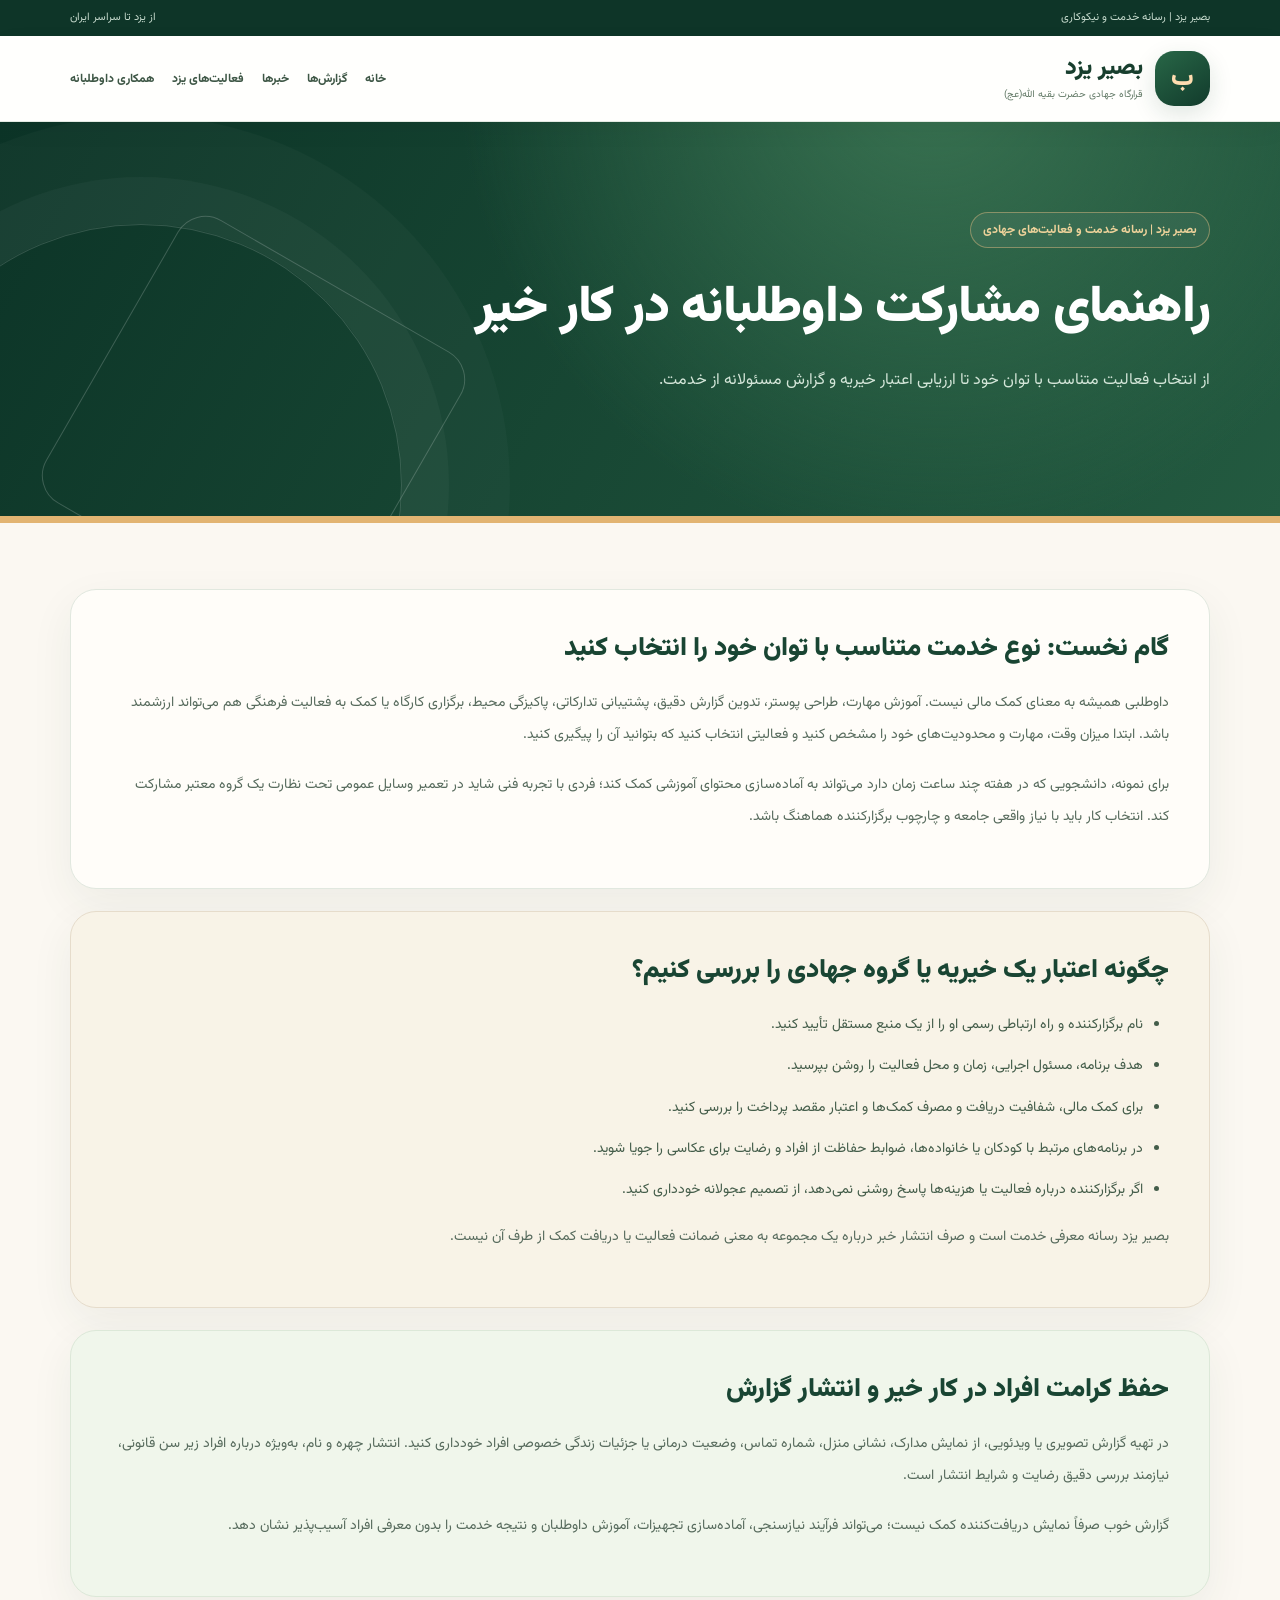
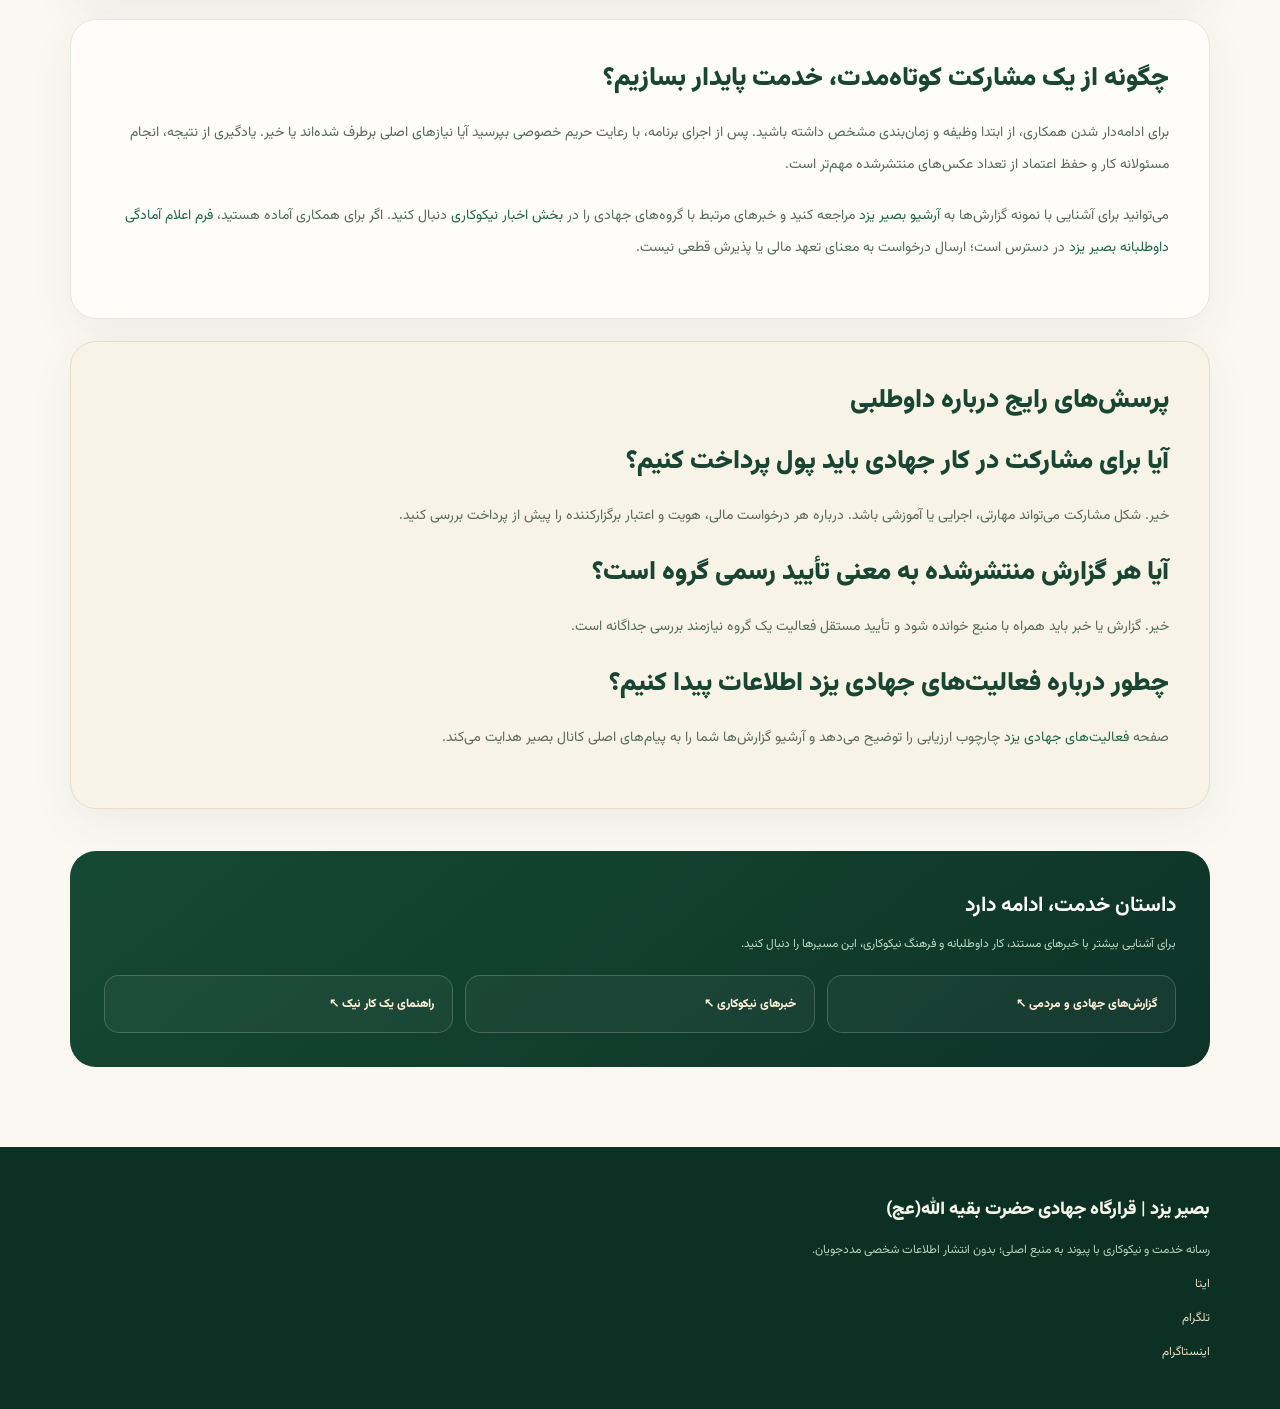
<file: basir-social/site/volunteer-guide.html>
<!doctype html>
<html lang="fa" dir="rtl"><head>
<meta charset="utf-8"><meta name="viewport" content="width=device-width,initial-scale=1">
<meta name="robots" content="index,follow,max-image-preview:large">
<title>راهنمای کار داوطلبانه و کمک به خیریه در یزد | بصیر یزد</title><meta name="description" content="راهنمای کاربردی برای شروع فعالیت داوطلبانه، بررسی اعتبار خیریه‌ها، حفظ کرامت مددجویان و مشارکت پایدار در کار جهادی یزد.">
<link rel="canonical" href="https://basiryazd.github.io/rozeh-manager/basir-social/site/volunteer-guide.html">
<meta property="og:type" content="website"><meta property="og:locale" content="fa_IR">
<meta property="og:site_name" content="بصیر یزد"><meta property="og:title" content="راهنمای کار داوطلبانه و کمک به خیریه در یزد | بصیر یزد">
<meta property="og:description" content="راهنمای کاربردی برای شروع فعالیت داوطلبانه، بررسی اعتبار خیریه‌ها، حفظ کرامت مددجویان و مشارکت پایدار در کار جهادی یزد.">
<meta property="og:url" content="https://basiryazd.github.io/rozeh-manager/basir-social/site/volunteer-guide.html">
<meta name="twitter:card" content="summary">
<link rel="alternate" type="application/rss+xml" href="feed.xml" title="خوراک خبر و گزارش‌های بصیر یزد">
<meta name="theme-color" content="#134736">
<script type="application/ld+json">{"@context":"https://schema.org","@type":"Article","name":"راهنمای کار داوطلبانه و کمک به خیریه در یزد | بصیر یزد","inLanguage":"fa-IR","url":"https://basiryazd.github.io/rozeh-manager/basir-social/site/volunteer-guide.html","description":"راهنمای کاربردی برای شروع فعالیت داوطلبانه، بررسی اعتبار خیریه‌ها، حفظ کرامت مددجویان و مشارکت پایدار در کار جهادی یزد.","publisher":{"@type":"Organization","name":"قرارگاه جهادی حضرت بقیةالله (عج)","url":"https://eitaa.com/basiryazd","sameAs":["https://eitaa.com/basiryazd","https://t.me/basiryazd","https://www.instagram.com/basiryazd/"]},"datePublished":"2026-11-06","dateModified":"2026-11-06","author":{"@type":"Organization","name":"قرارگاه جهادی حضرت بقیةالله (عج)","url":"https://eitaa.com/basiryazd","sameAs":["https://eitaa.com/basiryazd","https://t.me/basiryazd","https://www.instagram.com/basiryazd/"]},"headline":"راهنمای مشارکت داوطلبانه و کمک مسئولانه"}</script>
<style>@import url('https://fonts.googleapis.com/css2?family=Vazirmatn:wght@400;500;600;700;800;900&display=swap');
:root{--forest:#133c30;--gold:#d8b579;--paper:#f7f7f3;--ink:#1d3429;--muted:#68776b;--stroke:#dfe6dd;color-scheme:light}
*{box-sizing:border-box}html{scroll-behavior:smooth}
body{margin:0;color:var(--ink);background:var(--paper);font-family:Vazirmatn,Tahoma,Arial,sans-serif;line-height:2;-webkit-font-smoothing:antialiased}
a{color:#20664a;text-decoration:none}a:hover{text-decoration:underline}
a:focus-visible,button:focus-visible{outline:3px solid #b78e4c;outline-offset:3px}
.wrap{max-width:1140px;width:calc(100% - 56px);margin:auto}
.topbar{background:#123a2d;color:#c7dbce;font-size:11px}.topbar .wrap{display:flex;justify-content:space-between;align-items:center;gap:14px;min-height:36px}.topbar a{color:#e0eee4}
header{background:rgba(255,255,253,.96);backdrop-filter:blur(15px);border-bottom:1px solid #e3eae2;position:sticky;top:0;z-index:20}
.nav{display:flex;align-items:center;justify-content:space-between;gap:26px;padding:15px 0}
.brand{display:flex;align-items:center;gap:12px;flex-shrink:0}.symbol{display:grid;place-items:center;width:55px;height:55px;background:var(--forest);color:var(--gold);border-radius:19px;font-size:25px;font-weight:900;box-shadow:0 8px 23px #17432b22}
.brand strong{display:block;font-size:23px;line-height:1.42;white-space:nowrap;font-weight:900;color:#183f2e}.brand small{display:block;font-size:10px;color:#647b68;white-space:nowrap}
nav{display:flex;gap:18px;align-items:center;flex-wrap:wrap}nav a{font-size:12px;color:#3e5746;font-weight:750;white-space:nowrap}nav a:hover{color:#a07941}
.hero{position:relative;overflow:hidden;background:radial-gradient(circle at 16% 13%,#30634b 0,transparent 36%),linear-gradient(114deg,#103125,#20523c);color:#fff;padding:77px 0 82px;border-bottom:7px solid #d2b27d}
.hero:after{position:absolute;content:"";left:-120px;bottom:-230px;height:520px;width:520px;border:1px solid #ffffff28;border-radius:50%;box-shadow:0 0 0 47px #ffffff08,0 0 0 108px #ffffff06;pointer-events:none}
.hero h1{font-size:clamp(30px,3.6vw,50px);line-height:1.6;margin:14px 0 13px;max-width:920px;letter-spacing:-.8px;font-weight:900}
.hero p{font-size:clamp(14px,1.6vw,17px);max-width:850px;color:#d4e6d9;line-height:2.3}
.meta{font-size:12px;color:#edd29a;font-weight:750}
.main{padding:54px 0 86px;min-height:38vh}
.card{background:#fff;border:1px solid #e1e8df;border-radius:23px;padding:33px 38px;margin-bottom:22px;box-shadow:0 15px 42px #1b432b0c;overflow-wrap:anywhere;transition:border-color .2s,transform .2s}
.card:hover{border-color:#c4d6c4}
.card h2,.card h3{margin:0 0 14px;color:#194533;font-size:clamp(19px,2.2vw,26px);line-height:1.8}
.card p{font-size:14px;line-height:2.3;color:#576b5d;margin:0 0 18px}
.boxlist{display:grid;grid-template-columns:repeat(2,minmax(0,1fr));gap:22px}
.notice{padding:18px 23px;background:#eaf2e9;border-right:4px solid #3b7953;border-radius:14px;font-size:13px;margin:22px 0;color:#4b6d58}
.stamp{display:inline-flex;align-items:center;gap:8px;border-radius:50px;padding:4px 12px;background:#f1f4eb;color:#477251;font-size:11px;font-weight:800;margin-bottom:14px}
.btn{display:inline-flex;align-items:center;gap:9px;background:#1a4d38;color:#fff;border:1px solid #1a4d38;border-radius:12px;padding:8px 18px;font-weight:800;font-size:12px;margin:5px 0}
.btn:hover{background:#255f45;color:#fff;text-decoration:none}
.tabs{display:flex;gap:12px;flex-wrap:wrap;margin:16px 0 26px}.tabs a{border:1px solid #bed3c4;border-radius:100px;padding:6px 14px;font-size:13px}
ul{padding-right:26px}li{margin-bottom:11px;font-size:14px;color:#445d4a;line-height:2.15}
footer{background:#103025;color:#dce9df;padding:45px 0;font-size:12px}footer .wrap{display:flex;flex-direction:column;gap:10px}footer strong{font-size:18px;font-weight:900;color:#f4f4ea}footer p{color:#b8d1bc;margin:0}footer a{color:#e8dbc0;margin-left:18px;display:inline-block}
.note{font-size:12px;color:#64776c}
@media(max-width:1000px){.nav{align-items:flex-start;flex-direction:column;gap:8px}nav{gap:12px}.hero{padding:55px 0}}
@media(max-width:680px){.wrap{width:calc(100% - 30px)}.topbar .wrap{font-size:9px}.symbol{height:47px;width:47px;border-radius:15px}.brand strong{font-size:20px}.brand small{font-size:9px;white-space:normal}nav a{font-size:11px}.hero{padding:40px 0 50px}.hero h1{font-size:30px}.main{padding:31px 0 50px}.card{padding:23px 20px;border-radius:19px}.boxlist{grid-template-columns:1fr}footer a{margin-left:12px}}
@media(prefers-reduced-motion:reduce){*{scroll-behavior:auto!important;transition:none!important}}

/* Basir editorial pages: visual hierarchy and continuity with the new homepage */
:root{--forest:#164932;--gold:#e1b16c;--paper:#fbf8f2;--ink:#173c30;--muted:#65766b;--stroke:#e4e6da}
body{background:var(--paper)}
.topbar{background:#0e3528}
header{box-shadow:0 8px 24px rgba(16,45,32,.045)}
.brand .symbol{background:linear-gradient(145deg,#286747,#123b2c);color:#ffddb0}
.hero{padding:90px 0 100px;min-height:300px;background:radial-gradient(circle at 73% -12%,#397251 0,transparent 46%),linear-gradient(120deg,#0c3427,#235a40);border-bottom:7px solid #e2b472}
.hero:before{content:"";width:325px;height:325px;position:absolute;left:7%;top:36%;border:1px solid #ffffff30;transform:rotate(30deg);border-radius:32px;pointer-events:none}
.hero .meta{display:inline-flex;align-items:center;padding:5px 12px;border:1px solid #bca97799;border-radius:30px;background:#ffffff0e}
.hero h1{font-size:clamp(34px,4vw,57px);line-height:1.45;margin:24px 0 17px;max-width:800px}
.hero p{font-size:16px;max-width:790px}
.card{border-radius:26px;background:#fffdf9;box-shadow:0 15px 44px #213f2810;padding:36px 40px}
.card:nth-child(3n + 2){background:#f8f3e7;border-color:#e6dccb}
.card:nth-child(3n + 3){background:#f0f6eb;border-color:#dce8d8}
.card h2,.card h3{font-weight:900}
.card .btn{background:#17523c;border-radius:13px}
.card .btn:hover{background:#226d4e}
.stamp{background:#e4eee1;border:1px solid #d4e4ce;padding:6px 13px}
.notice{background:#f6edd6;border-color:#cca560;color:#5c533a}
.main{padding:66px 0 80px}
.next-read{padding:34px;margin-top:42px;border-radius:26px;background:linear-gradient(140deg,#164934,#0d3328);color:#fff}
.next-read h2{font-size:21px;margin:0 0 5px}.next-read p{font-size:12px;color:#bed6c4;margin:0 0 19px}
.next-links{display:grid;grid-template-columns:repeat(3,minmax(0,1fr));gap:12px}
.next-links a{display:block;padding:16px 18px;border:1px solid #ffffff30;border-radius:15px;color:#fff1d7;background:#ffffff0a;font-weight:800;font-size:12px;transition:background .2s,transform .2s}
.next-links a:hover{background:#ffffff1d;transform:translateY(-2px);text-decoration:none}
footer{background:#0d3024}
@media(max-width:1000px){.hero{padding:69px 0 74px}.hero h1{font-size:38px}.nav{align-items:flex-start}}
@media(max-width:680px){.hero{padding:49px 0 56px}.hero h1{font-size:31px}.hero p{font-size:13px}.card{padding:24px 21px;border-radius:20px}.next-read{padding:26px 20px}.next-links{grid-template-columns:1fr}.main{padding:42px 0 64px}}</style></head><body>
<div class="topbar"><div class="wrap"><span>بصیر یزد | رسانه خدمت و نیکوکاری</span><span>از یزد تا سراسر ایران</span></div></div>
<header><div class="wrap nav"><a href="./" class="brand"><span class="symbol">ب</span><span><strong>بصیر یزد</strong><small>قرارگاه جهادی حضرت بقیه الله(عج)</small></span></a>
<nav aria-label="فهرست سایت"><a href="./">خانه</a><a href="reports.html">گزارش‌ها</a><a href="news.html">خبرها</a><a href="activities-yazd.html">فعالیت‌های یزد</a><a href="volunteer.html">همکاری داوطلبانه</a></nav></div></header>
<section class="hero"><div class="wrap"><div class="meta">بصیر یزد | رسانه خدمت و فعالیت‌های جهادی</div>
<h1>راهنمای مشارکت داوطلبانه در کار خیر</h1><p>از انتخاب فعالیت متناسب با توان خود تا ارزیابی اعتبار خیریه و گزارش مسئولانه از خدمت.</p></div></section>
<main class="main"><div class="wrap"><section class="card"><h2>گام نخست: نوع خدمت متناسب با توان خود را انتخاب کنید</h2>
<p>داوطلبی همیشه به معنای کمک مالی نیست. آموزش مهارت، طراحی پوستر، تدوین گزارش دقیق، پشتیبانی تدارکاتی، پاکیزگی محیط، برگزاری کارگاه یا کمک به فعالیت فرهنگی هم می‌تواند ارزشمند باشد. ابتدا میزان وقت، مهارت و محدودیت‌های خود را مشخص کنید و فعالیتی انتخاب کنید که بتوانید آن را پیگیری کنید.</p>
<p>برای نمونه، دانشجویی که در هفته چند ساعت زمان دارد می‌تواند به آماده‌سازی محتوای آموزشی کمک کند؛ فردی با تجربه فنی شاید در تعمیر وسایل عمومی تحت نظارت یک گروه معتبر مشارکت کند. انتخاب کار باید با نیاز واقعی جامعه و چارچوب برگزارکننده هماهنگ باشد.</p></section>
<section class="card"><h2>چگونه اعتبار یک خیریه یا گروه جهادی را بررسی کنیم؟</h2>
<ul>
<li>نام برگزارکننده و راه ارتباطی رسمی او را از یک منبع مستقل تأیید کنید.</li>
<li>هدف برنامه، مسئول اجرایی، زمان و محل فعالیت را روشن بپرسید.</li>
<li>برای کمک مالی، شفافیت دریافت و مصرف کمک‌ها و اعتبار مقصد پرداخت را بررسی کنید.</li>
<li>در برنامه‌های مرتبط با کودکان یا خانواده‌ها، ضوابط حفاظت از افراد و رضایت برای عکاسی را جویا شوید.</li>
<li>اگر برگزارکننده درباره فعالیت یا هزینه‌ها پاسخ روشنی نمی‌دهد، از تصمیم عجولانه خودداری کنید.</li>
</ul>
<p>بصیر یزد رسانه معرفی خدمت است و صرف انتشار خبر درباره یک مجموعه به معنی ضمانت فعالیت یا دریافت کمک از طرف آن نیست.</p></section>
<section class="card"><h2>حفظ کرامت افراد در کار خیر و انتشار گزارش</h2>
<p>در تهیه گزارش تصویری یا ویدئویی، از نمایش مدارک، نشانی منزل، شماره تماس، وضعیت درمانی یا جزئیات زندگی خصوصی افراد خودداری کنید. انتشار چهره و نام، به‌ویژه درباره افراد زیر سن قانونی، نیازمند بررسی دقیق رضایت و شرایط انتشار است.</p>
<p>گزارش خوب صرفاً نمایش دریافت‌کننده کمک نیست؛ می‌تواند فرآیند نیازسنجی، آماده‌سازی تجهیزات، آموزش داوطلبان و نتیجه خدمت را بدون معرفی افراد آسیب‌پذیر نشان دهد.</p></section>
<section class="card"><h2>چگونه از یک مشارکت کوتاه‌مدت، خدمت پایدار بسازیم؟</h2>
<p>برای ادامه‌دار شدن همکاری، از ابتدا وظیفه و زمان‌بندی مشخص داشته باشید. پس از اجرای برنامه، با رعایت حریم خصوصی بپرسید آیا نیازهای اصلی برطرف شده‌اند یا خیر. یادگیری از نتیجه، انجام مسئولانه کار و حفظ اعتماد از تعداد عکس‌های منتشرشده مهم‌تر است.</p>
<p>می‌توانید برای آشنایی با نمونه گزارش‌ها به <a href="reports.html">آرشیو بصیر یزد</a> مراجعه کنید و خبرهای مرتبط با گروه‌های جهادی را در <a href="news.html">بخش اخبار نیکوکاری</a> دنبال کنید. اگر برای همکاری آماده هستید، <a href="volunteer.html">فرم اعلام آمادگی داوطلبانه بصیر یزد</a> در دسترس است؛ ارسال درخواست به معنای تعهد مالی یا پذیرش قطعی نیست.</p></section>
<section class="card"><h2>پرسش‌های رایج درباره داوطلبی</h2>
<h3>آیا برای مشارکت در کار جهادی باید پول پرداخت کنیم؟</h3><p>خیر. شکل مشارکت می‌تواند مهارتی، اجرایی یا آموزشی باشد. درباره هر درخواست مالی، هویت و اعتبار برگزارکننده را پیش از پرداخت بررسی کنید.</p>
<h3>آیا هر گزارش منتشرشده به معنی تأیید رسمی گروه است؟</h3><p>خیر. گزارش یا خبر باید همراه با منبع خوانده شود و تأیید مستقل فعالیت یک گروه نیازمند بررسی جداگانه است.</p>
<h3>چطور درباره فعالیت‌های جهادی یزد اطلاعات پیدا کنیم؟</h3><p>صفحه <a href="activities-yazd.html">فعالیت‌های جهادی یزد</a> چارچوب ارزیابی را توضیح می‌دهد و آرشیو گزارش‌ها شما را به پیام‌های اصلی کانال بصیر هدایت می‌کند.</p>
</section>
<section class="next-read" aria-label="مسیرهای دیگر در سایت">
<h2>داستان خدمت، ادامه دارد</h2><p>برای آشنایی بیشتر با خبرهای مستند، کار داوطلبانه و فرهنگ نیکوکاری، این مسیرها را دنبال کنید.</p>
<div class="next-links"><a href="reports.html">گزارش‌های جهادی و مردمی ↖</a><a href="news.html">خبرهای نیکوکاری ↖</a><a href="volunteer-guide.html">راهنمای یک کار نیک ↖</a></div></section>
</div></main>
<footer><div class="wrap"><strong>بصیر یزد | قرارگاه جهادی حضرت بقیه الله(عج)</strong><p>رسانه خدمت و نیکوکاری با پیوند به منبع اصلی؛ بدون انتشار اطلاعات شخصی مددجویان.</p>
<a href="https://eitaa.com/basiryazd" target="_blank" rel="noopener noreferrer">ایتا</a><a href="https://t.me/basiryazd" target="_blank" rel="noopener noreferrer">تلگرام</a><a href="https://www.instagram.com/basiryazd/" target="_blank" rel="noopener noreferrer">اینستاگرام</a></div></footer>
</body></html>
</file>
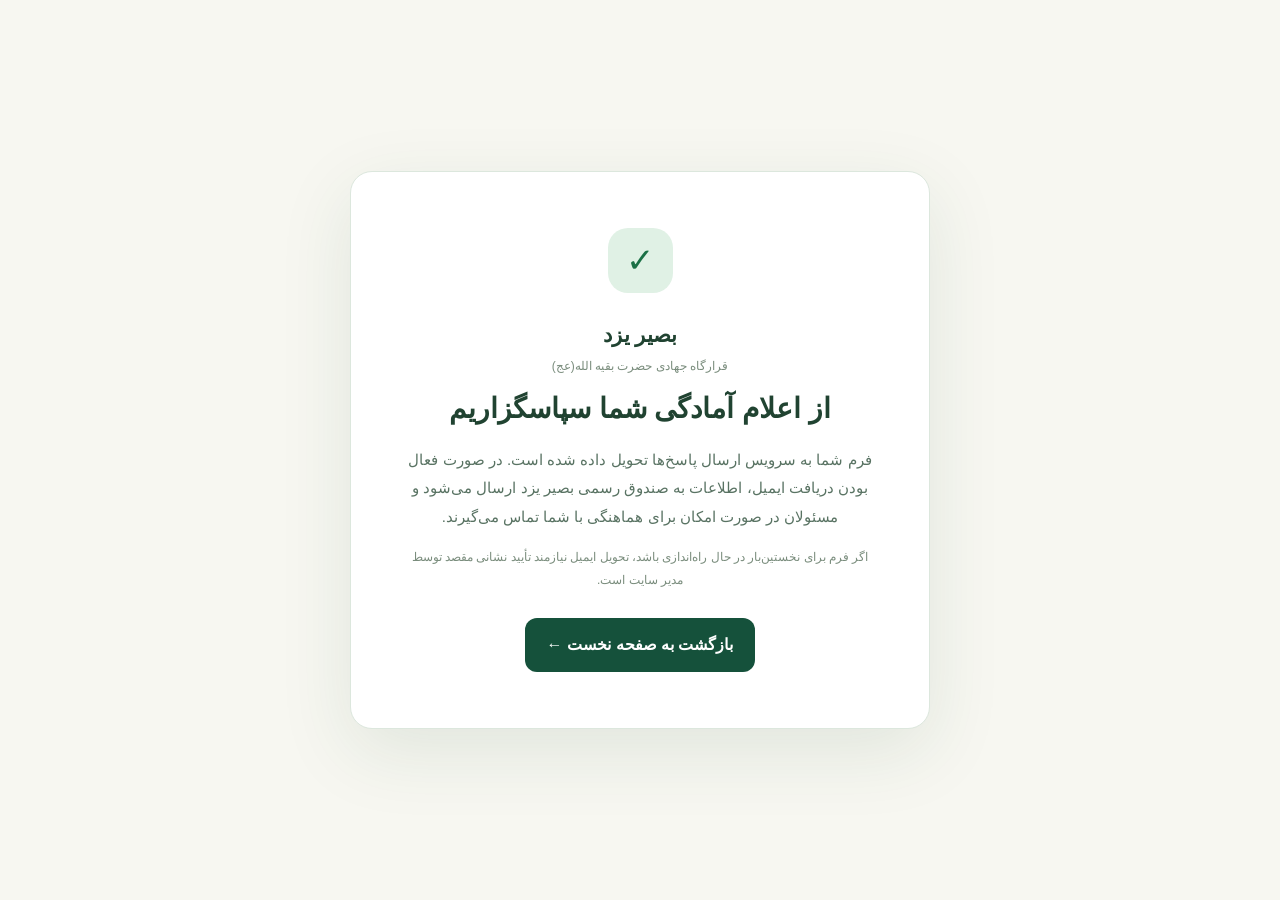
<file: basir-social/site/volunteer-thanks.html>
<!doctype html><html lang="fa" dir="rtl"><head><meta charset="utf-8"><meta name="viewport" content="width=device-width,initial-scale=1"><meta name="robots" content="noindex,follow"><title>ثبت فرم همکاری | بصیر یزد</title><meta name="theme-color" content="#134736"><style>*{box-sizing:border-box}body{margin:0;background:#f7f7f1;color:#204331;min-height:100vh;display:grid;place-items:center;font-family:Tahoma,Arial,sans-serif;line-height:1.9}.card{background:#fff;border:1px solid #dce7dd;border-radius:22px;max-width:580px;width:calc(100% - 30px);box-shadow:0 22px 75px #1b51311a;text-align:center;padding:clamp(25px,6vw,56px)}.icon{display:grid;place-items:center;width:65px;height:65px;border-radius:20px;background:#e0f1e5;color:#1b7046;font-size:34px;margin:0 auto 22px}h1{font-size:28px;line-height:1.55;margin:10px 0 12px}p{color:#597363;font-size:15px}a{display:inline-flex;border-radius:12px;background:#15513b;color:white;padding:12px 22px;text-decoration:none;font-weight:bold;margin-top:14px}.small{font-size:12px;color:#7a8d7d}</style></head><body><main class="card"><div class="icon" aria-hidden="true">✓</div><div style="font-weight:bold;font-size:21px">بصیر یزد</div><div class="small">قرارگاه جهادی حضرت بقیه الله(عج)</div><h1>از اعلام آمادگی شما سپاسگزاریم</h1><p>فرم شما به سرویس ارسال پاسخ‌ها تحویل داده شده است. در صورت فعال بودن دریافت ایمیل، اطلاعات به صندوق رسمی بصیر یزد ارسال می‌شود و مسئولان در صورت امکان برای هماهنگی با شما تماس می‌گیرند.</p><p class="small">اگر فرم برای نخستین‌بار در حال راه‌اندازی باشد، تحویل ایمیل نیازمند تأیید نشانی مقصد توسط مدیر سایت است.</p><a href="./">بازگشت به صفحه نخست ←</a></main></body></html>
</file>
<file: basir-social/site/volunteer.html>
<!doctype html>
<html lang="fa" dir="rtl"><head>
<meta charset="utf-8"><meta name="viewport" content="width=device-width,initial-scale=1">
<title>فرم همکاری داوطلبانه و عضویت در فعالیت‌های جهادی | بصیر یزد</title>
<meta name="description" content="برای همکاری داوطلبانه با رسانه بصیر یزد و آشنایی با فعالیت‌های جهادی در استان یزد، زمینه علاقه و راه ارتباطی خود را به‌صورت خصوصی ثبت کنید.">
<meta name="robots" content="index,follow,max-image-preview:large">
<link rel="canonical" href="https://basiryazd.github.io/rozeh-manager/basir-social/site/volunteer.html">
<meta name="theme-color" content="#134736">
<meta property="og:type" content="website"><meta property="og:site_name" content="بصیر یزد">
<meta property="og:title" content="همراه جریان خدمت شو | فرم همکاری بصیر یزد">
<meta property="og:description" content="آموزش، رسانه، فعالیت‌های فرهنگی و جهادی؛ برای همکاری داوطلبانه فرم امن معرفی خود را پر کنید.">
<meta property="og:url" content="https://basiryazd.github.io/rozeh-manager/basir-social/site/volunteer.html">
<style>
:root{--ink:#183e30;--green:#134736;--green2:#245d49;--cream:#f9f8f3;--sand:#ebdfca;--gold:#c2a26b;--soft:#edf3ed;--line:#d9e3da;--muted:#627769}
*{box-sizing:border-box}html{scroll-behavior:smooth}body{margin:0;color:var(--ink);background:var(--cream);font-family:Tahoma,Arial,sans-serif;line-height:1.85}a{color:var(--green);text-decoration:none}a:hover{text-decoration:underline}a:focus-visible,button:focus-visible,input:focus-visible,textarea:focus-visible{outline:3px solid var(--gold);outline-offset:2px}.container{max-width:1100px;margin:auto;width:calc(100% - 34px)}
header{border-bottom:1px solid #e6e9e2;background:#fff}.nav{display:flex;justify-content:space-between;align-items:center;gap:15px;padding:17px 0;flex-wrap:wrap}.logo{display:flex;align-items:center;gap:12px}.mark{width:49px;height:49px;background:var(--green);color:#ead8ad;border-radius:14px;display:grid;place-items:center;font-weight:bold;font-size:25px}.brand strong{display:block;font-size:21px}.brand small{display:block;color:var(--muted);font-size:11px}.back{border:1px solid #c5d3c7;padding:9px 15px;border-radius:100px;font-size:13px;font-weight:bold}
.hero{position:relative;overflow:hidden;background:linear-gradient(117deg,#153f31,#25634a);color:#fff;padding:64px 0 76px}.hero:after{content:"";position:absolute;left:-140px;top:-180px;width:480px;height:480px;border:1px solid #ffffff29;border-radius:50%;box-shadow:0 0 0 52px #ffffff06,0 0 0 115px #ffffff04;pointer-events:none}
.kicker{display:inline-flex;border:1px solid #ddcb947a;border-radius:100px;padding:5px 15px;font-size:12px;color:#f1d9a2}.hero h1{font-size:clamp(30px,5vw,53px);line-height:1.5;margin:17px 0 10px;letter-spacing:-.6px}.hero h1 span{color:#f2d08c}.hero p{max-width:740px;color:#e1ede4;font-size:16px;margin:0}.layout{display:grid;grid-template-columns:minmax(0,1.45fr) minmax(260px,.8fr);gap:25px;align-items:start;margin-top:-35px;position:relative;z-index:2;padding-bottom:65px}
.panel{border:1px solid var(--line);box-shadow:0 24px 68px #1d4a2b13;background:#fff;border-radius:22px;padding:clamp(20px,3vw,36px)}
.panel h2,.side h2{font-size:23px;line-height:1.5;margin:0 0 8px}.desc{font-size:13px;color:var(--muted);margin:0 0 25px}
.step{display:flex;align-items:center;gap:12px;margin:24px 0 14px;color:var(--green);font-weight:700;font-size:15px}.step:before{content:"";width:7px;height:24px;background:var(--gold);border-radius:10px}
.fields{display:grid;grid-template-columns:1fr 1fr;gap:16px}.field{display:flex;flex-direction:column;gap:6px;min-width:0}.field.full{grid-column:1/-1}label{font-size:13px;font-weight:700}
input[type="text"],input[type="tel"],input[type="email"],select,textarea{border:1px solid #cad7cd;background:#fcfdfb;border-radius:12px;padding:13px 14px;min-height:48px;font:inherit;font-size:14px;color:#1e3c2b;outline:0;width:100%}input:focus,select:focus,textarea:focus{border-color:#3a7d5b;box-shadow:0 0 0 3px #32845e20}textarea{resize:vertical;min-height:100px}.help{font-size:11px;color:#647b6e;font-weight:400}
.options{display:grid;grid-template-columns:1fr 1fr;gap:10px}.option{display:flex;gap:9px;align-items:center;padding:12px;border:1px solid var(--line);border-radius:12px;font-size:13px;font-weight:400;cursor:pointer;transition:border-color .2s,background .2s}.option:has(input:checked){border-color:#5c9a72;background:#f0f8ef}.option input{width:18px;height:18px;flex:none;accent-color:var(--green)}.option:hover{border-color:#9cbda7}.availability{display:flex;gap:15px;flex-wrap:wrap}.availability label{font-weight:400}
.consent{display:flex;gap:11px;align-items:flex-start;background:#f2f7f1;border-radius:12px;padding:16px;font-size:12px;font-weight:400;color:#344e3c;margin:21px 0}.consent input{margin-top:5px;width:17px;height:17px;accent-color:#206a4b;flex:none}.submit{border:0;background:#174f3a;color:#fff;border-radius:13px;padding:15px 23px;cursor:pointer;font:inherit;font-weight:700;width:100%;box-shadow:0 12px 26px #1e57412b}.submit:hover{background:#236749}.side{display:grid;gap:18px}.sidecard{background:#f0f2e9;border:1px solid #d9e1d4;border-radius:20px;padding:25px}.sidecard.dark{background:#184332;color:#fff;border-color:#184332}.sidecard p,.sidecard li{font-size:13px;color:#526758}.sidecard.dark p{color:#e0eee5}.sidecard h2{font-size:21px}.sidecard ul{padding-right:20px}.sidecard li{margin-bottom:7px}.sidecard a{font-size:13px;font-weight:700}.sidecard.dark a{color:#ebd394}.note{font-size:12px;color:#576e60;background:#fff9ed;padding:13px;border-radius:12px;border:1px solid #efe1c8}
footer{text-align:center;color:#77877c;font-size:12px;padding:25px 0;border-top:1px solid #dae4da}
@media(max-width:800px){.layout{grid-template-columns:1fr}.side{grid-template-columns:1fr 1fr}.hero{padding:44px 0 65px}}
@media(max-width:580px){.fields,.options,.side{grid-template-columns:1fr}.hero h1{font-size:33px}.panel{border-radius:17px;padding:22px}.layout{gap:15px}.nav{padding:12px 0}}
</style>
</head><body>
<header><div class="container nav"><a href="./" class="logo" aria-label="بصیر یزد، صفحه نخست"><span class="mark">ب</span><span class="brand"><strong>بصیر یزد</strong><small>قرارگاه جهادی حضرت بقیه الله(عج)</small></span></a><a class="back" href="./">بازگشت به صفحه نخست ↶</a></div></header>
<main>
<section class="hero"><div class="container"><span class="kicker">فراخوان همکاری داوطلبانه | استان یزد</span><h1>برای ساختنِ فردایی بهتر،<br><span>کنار هم باشیم.</span></h1>
<p>اگر دوست دارید در کارهای جهادی، فرهنگی، آموزشی، رسانه‌ای یا پشتیبانی مشارکت کنید، زمینه علاقه‌تان را ثبت کنید تا مسئولان بصیر یزد برای هماهنگی احتمالی با شما ارتباط بگیرند.</p></div></section>
<div class="container layout"><section class="panel" aria-labelledby="formTitle"><h2 id="formTitle">فرم اعلام آمادگی همکاری</h2><p class="desc">پرکردن فرم رایگان است و به معنی پذیرش قطعی یا تعهد به همکاری نیست. لطفاً فقط اطلاعات ارتباطی ضروری را وارد کنید.</p>
<form action="#" method="POST" accept-charset="UTF-8" id="volunteerForm" onsubmit="return false;">
<input type="hidden" name="_subject" value="فرم جدید همکاری داوطلبانه | بصیر یزد">
<input type="hidden" name="_template" value="table">
<input type="hidden" name="_next" value="https://basiryazd.github.io/rozeh-manager/basir-social/site/volunteer-thanks.html">
<input type="hidden" name="_url" value="https://basiryazd.github.io/rozeh-manager/basir-social/site/volunteer.html">
<input type="text" name="_honey" tabindex="-1" autocomplete="off" style="position:absolute;left:-10000px;opacity:0" aria-hidden="true">
<p class="step">۱. اطلاعات اولیه</p><div class="fields">
<div class="field"><label for="name">نام و نام خانوادگی <span aria-hidden="true">*</span></label><input type="text" name="نام_و_نام_خانوادگی" id="name" autocomplete="name" maxlength="90" required placeholder="مثلاً: علی احمدی"></div>
<div class="field"><label for="contact">شماره تماس یا ایمیل <span aria-hidden="true">*</span></label><input type="text" name="راه_تماس" id="contact" maxlength="100" required placeholder="۰۹... یا ایمیل"><span class="help">فقط برای پیگیری اعلام آمادگی شما استفاده می‌شود.</span></div>
<div class="field full"><label for="city">شهر یا شهرستان <span class="help">(اختیاری)</span></label><input type="text" name="شهر_یا_شهرستان" id="city" maxlength="75" placeholder="مثلاً: یزد، میبد یا اردکان"></div></div>
<p class="step">۲. زمینه‌های مورد علاقه شما</p><p class="desc">می‌توانید چند زمینه را انتخاب کنید.</p>
<div class="options" id="interestOptions">
<label class="option"><input type="checkbox" name="زمینه_همکاری[]" value="کارهای جهادی و میدانی">کارهای جهادی و میدانی</label>
<label class="option"><input type="checkbox" name="زمینه_همکاری[]" value="آموزش و مهارت‌آموزی">آموزش و مهارت‌آموزی</label>
<label class="option"><input type="checkbox" name="زمینه_همکاری[]" value="رسانه، خبر و گزارش‌نویسی">رسانه، خبر و گزارش‌نویسی</label>
<label class="option"><input type="checkbox" name="زمینه_همکاری[]" value="عکاسی، تدوین و طراحی">عکاسی، تدوین و طراحی</label>
<label class="option"><input type="checkbox" name="زمینه_همکاری[]" value="فعالیت فرهنگی و مهدوی">فعالیت فرهنگی و مهدوی</label>
<label class="option"><input type="checkbox" name="زمینه_همکاری[]" value="پشتیبانی و تدارکات">پشتیبانی و تدارکات</label>
<label class="option"><input type="checkbox" name="زمینه_همکاری[]" value="فناوری و پشتیبانی سایت">فناوری و پشتیبانی سایت</label>
<label class="option"><input type="checkbox" name="زمینه_همکاری[]" value="کمک به تهیه اقلام و امکانات">کمک به تهیه اقلام و امکانات</label>
<label class="option"><input type="checkbox" name="زمینه_همکاری[]" value="بهداشت و سلامت (در صورت داشتن صلاحیت)">بهداشت و سلامت (با صلاحیت حرفه‌ای)</label>
<label class="option"><input type="checkbox" name="زمینه_همکاری[]" value="سایر زمینه‌ها">زمینه‌های دیگر</label>
</div><span id="interestError" role="alert" style="display:none;color:#b13231;font-size:12px;margin-top:9px">لطفاً حداقل یک زمینه همکاری انتخاب کنید.</span>
<p class="step">۳. زمان و نوع همکاری</p>
<div class="availability">
<label><input type="radio" name="زمان_همکاری" value="موردی و پروژه‌ای" required> موردی و پروژه‌ای</label>
<label><input type="radio" name="زمان_همکاری" value="هفتگی"> هفتگی</label>
<label><input type="radio" name="زمان_همکاری" value="فعلاً نامشخص"> فعلاً نامشخص</label>
</div>
<div class="field full" style="margin-top:18px"><label for="note">مهارت یا توضیح تکمیلی <span class="help">(اختیاری)</span></label><textarea name="توضیحات_تکمیلی" id="note" maxlength="500" placeholder="چه مهارتی دارید یا دوست دارید چگونه کمک کنید؟ از ارسال اطلاعات حساس خودداری کنید."></textarea></div>
<label class="consent"><input type="checkbox" name="رضایت_برای_ارتباط" value="دارم" required><span>با ارسال درخواست، موافقم اطلاعات این فرم فقط برای بررسی همکاری به ایمیل رسمی بصیر یزد ارسال و در صورت نیاز برای هماهنگی با من تماس گرفته شود. در روش ایمیلی، ارسال نهایی را خودم در برنامه ایمیل انجام می‌دهم؛ پس از اتصال سرویس خودکارِ دارای مجوز، اطلاعات از طریق آن سرویس ارسال می‌شود. اطلاعات عمومی منتشر نمی‌شود.</span></label>
<p id="deliveryNotice" role="status" aria-live="polite" class="note">در حال بررسی مسیر ارسال فرم…</p><button type="submit" class="submit" id="submitButton">آماده‌سازی ایمیل همکاری ←</button><p id="submitStatus" role="status" aria-live="polite" style="display:none;margin:12px 0;padding:13px;border-radius:12px;font-size:13px"></p><a id="emailFallback" style="display:none;border-radius:12px;background:#f1e7d1;border:1px solid #dcc4a0;padding:13px 18px;text-align:center;font-weight:700;margin:12px 0" href="#" rel="nofollow">بازکردن ایمیل آماده‌شده ↗</a><button type="button" id="copyFallback" style="display:none;width:100%;border:1px solid #b4caba;color:#214f37;background:white;padding:11px;border-radius:12px;font:inherit;margin:8px 0;cursor:pointer">کپی متن درخواست برای ارسال دستی</button>
<p class="note">تا زمانی که ارسال خودکار به یک سرویس سالم و تأییدشده متصل نشده، درخواست در برنامه ایمیل شما آماده می‌شود؛ باید دکمه «ارسال» را در همان برنامه بزنید. باز شدن برنامه ایمیل به معنی ثبت نهایی نیست. کد ملی، نشانی منزل، مدارک شناسایی، شماره کارت و اطلاعات پزشکی درخواست نمی‌شود.</p><noscript><p class="note">برای استفاده از فرم، جاوااسکریپت مرورگر باید روشن باشد. در غیر این صورت درخواست را از ایمیل خود به basiryazd@gmail.com بفرستید.</p></noscript>
</form>
</section>
<aside class="side"><div class="sidecard dark"><h2>هر توانایی، فرصتی برای خدمت است</h2><p>همکاری فقط کمک مالی نیست؛ از طراحی و آموزش گرفته تا پشتیبانی و کار میدانی، می‌توان متناسب با توانایی و زمان مشارکت کرد.</p><a href="volunteer-guide.html">راهنمای مشارکت مسئولانه ↖</a></div>
<div class="sidecard"><h2>بعد از ثبت فرم چه می‌شود؟</h2><ul><li>پس از ارسال نهایی ایمیل در برنامه شما یا تأیید موفق سرور، درخواست به صندوق بصیر یزد تحویل داده می‌شود.</li><li>مسئولان در صورت نیاز و امکان، برای هماهنگی تماس می‌گیرند.</li><li>فرم، تعهد مالی یا پذیرش خودکار ایجاد نمی‌کند.</li></ul><p>برای گزارش‌های رسمی و خبرهای روز به <a href="https://eitaa.com/basiryazd">ایتا</a> و <a href="https://t.me/basiryazd">تلگرام</a> سر بزنید.</p></div>
</aside></div>
</main><footer>بصیر یزد · قرارگاه جهادی حضرت بقیه الله(عج) · خدمت مسئولانه با رعایت حریم خصوصی</footer>
<script>
(function(){
"use strict";
const form=document.getElementById("volunteerForm");
const button=document.getElementById("submitButton");
const status=document.getElementById("submitStatus");
const fallback=document.getElementById("emailFallback");
const copyButton=document.getElementById("copyFallback");
const delivery=document.getElementById("deliveryNotice");
const recipient="basiryazd@gmail.com";
const allowedEndpoint=/^https:\/\/formspree\.io\/f\/[A-Za-z0-9]{6,32}$/;
let verifiedEndpoint=null;
let preparedText="";
fetch("./volunteer-delivery-config.json",{cache:"no-store"}).then(r=>r.ok?r.json():null).then(cfg=>{
  if(cfg && cfg.provider==="formspree" && typeof cfg.endpoint==="string" && allowedEndpoint.test(cfg.endpoint)){
    verifiedEndpoint=cfg.endpoint;
    button.textContent="ارسال امن اعلام آمادگی ←";
    delivery.textContent="ارسال خودکار این فرم فعال است؛ فقط در صورت پاسخ موفق سرویس، رسید ثبت نشان داده می‌شود.";
  }else{
    delivery.textContent="ارسال خودکار موقتاً غیرفعال است. بعد از تکمیل فرم، ایمیل آماده‌شده را شخصاً ارسال کنید؛ درخواست شما در سایت ذخیره نمی‌شود.";
  }
}).catch(()=>{
  delivery.textContent="ارسال خودکار در دسترس نیست؛ ارسال از برنامه ایمیل شخصی همچنان قابل استفاده است.";
});
function message(text,error){
  status.style.display="block";
  status.style.background=error?"#fff0ea":"#ecf6ed";
  status.style.color=error?"#943b30":"#265e42";
  status.textContent=text;
}
function prepare(details){
  const lines=["نام و نام خانوادگی: "+String(details.get("نام_و_نام_خانوادگی")||"").slice(0,90),
    "راه ارتباطی: "+String(details.get("راه_تماس")||"").slice(0,100),
    "شهر: "+String(details.get("شهر_یا_شهرستان")||"").slice(0,75),
    "زمینه همکاری: "+details.getAll("زمینه_همکاری[]").map(String).join("، "),
    "زمان همکاری: "+String(details.get("زمان_همکاری")||""),
    "مهارت و توضیحات: "+String(details.get("توضیحات_تکمیلی")||"").slice(0,500),
    "رضایت برای ارتباط درباره همکاری: بله"];
  preparedText=lines.join("\n");
  const subject="اعلام آمادگی همکاری داوطلبانه | بصیر یزد";
  fallback.href="mailto:"+recipient+"?subject="+encodeURIComponent(subject)+"&body="+encodeURIComponent(preparedText);
  fallback.style.display="block";
  copyButton.style.display="block";
}
function validateInterests(){
  const checks=[...document.querySelectorAll("#interestOptions input[type=checkbox]")];
  const err=document.getElementById("interestError");
  if(!checks.some(x=>x.checked)){err.style.display="block";checks[0].focus();return false}
  err.style.display="none";
  return true;
}
form.addEventListener("submit",async event=>{
  event.preventDefault();
  if(!validateInterests()||!form.reportValidity())return;
  const details=new FormData(form);
  prepare(details);
  if(!verifiedEndpoint){
    message("ایمیل درخواست آماده شد؛ روی «بازکردن ایمیل آماده‌شده» بزن و سپس در برنامه ایمیل دکمه ارسال را انتخاب کن. در این مرحله، درخواست هنوز ثبت نشده است.",false);
    fallback.focus();
    return;
  }
  button.disabled=true;
  button.textContent="در حال ارسال درخواست…";
  message("در حال انتظار برای تأیید ثبت درخواست توسط سرویس…",false);
  const ctrl=new AbortController();
  const timer=setTimeout(()=>ctrl.abort(),18000);
  try{
    const resp=await fetch(verifiedEndpoint,{method:"POST",body:details,headers:{"Accept":"application/json"},signal:ctrl.signal});
    const result=await resp.json().catch(()=>({}));
    if(!resp.ok||result.error||(Array.isArray(result.errors)&&result.errors.length)){
      throw new Error("Provider failed");
    }
    location.assign("./volunteer-thanks.html");
  }catch(_){
    message("تأیید قطعی از سرویس دریافت نشد. ممکن است درخواست ارسال شده باشد؛ پیش از ارسال مجدد ایمیل و پیام‌های قبلی را بررسی کنید. در صورت نیاز، لینک ایمیل جایگزین پایین آماده است.",true);
    fallback.focus();
  }finally{
    clearTimeout(timer);
    button.disabled=false;
    button.textContent="ارسال امن اعلام آمادگی ←";
  }
});
copyButton.addEventListener("click",async()=>{
  if(!preparedText)return;
  try{
    await navigator.clipboard.writeText(preparedText);
    message("متن درخواست کپی شد؛ آن را در یک ایمیل خصوصی به "+recipient+" ارسال کنید.",false);
  }catch(_){
    message("کپی خودکار در مرورگر ممکن نشد؛ از لینک «بازکردن ایمیل آماده‌شده» استفاده کنید.",true);
  }
});
})();
</script>
</body></html>
</file>
<file: styles.css>
:root{--green:#0c6b50;--green2:#e7f4ee;--red:#b42318;--red2:#fdecea;--bg:#f4f6f3;--card:#fff;--text:#15221d;--muted:#6b756f;--line:#e4e9e5;--shadow:0 8px 30px rgba(14,53,39,.08)}*{box-sizing:border-box}html,body{margin:0;background:var(--bg);color:var(--text);font-family:-apple-system,BlinkMacSystemFont,"Segoe UI",Tahoma,sans-serif}body{padding-bottom:92px}button,input,select,textarea{font:inherit}button{cursor:pointer}button:disabled{cursor:not-allowed;opacity:.55}.hidden{display:none!important}.topbar{position:sticky;top:0;z-index:20;display:flex;justify-content:space-between;align-items:center;padding:18px max(16px,env(safe-area-inset-left));padding-top:max(16px,env(safe-area-inset-top));background:rgba(244,246,243,.92);backdrop-filter:blur(14px);border-bottom:1px solid rgba(228,233,229,.8)}.topbar h1{margin:2px 0 0;font-size:23px}.eyebrow{font-size:12px;color:var(--green);font-weight:700}.top-actions{display:flex;gap:8px}.icon-btn,.nav-btn{border:0;background:#fff;width:42px;height:42px;border-radius:14px;box-shadow:var(--shadow);font-size:24px;color:var(--green)}main{max-width:980px;margin:0 auto;padding:14px}.view{display:none}.view.active{display:block}.card{background:var(--card);border:1px solid var(--line);border-radius:20px;padding:16px;margin-bottom:14px;box-shadow:var(--shadow)}.calendar-card{padding:12px}.calendar-head{display:grid;grid-template-columns:44px 1fr 44px;gap:8px;align-items:center;text-align:center;margin-bottom:12px}.month-title{font-weight:800;font-size:20px}.legend{display:flex;justify-content:center;gap:12px;flex-wrap:wrap;margin-top:7px;color:var(--muted);font-size:11px}.dot{display:inline-block;width:8px;height:8px;border-radius:50%;margin-left:4px}.dot.booked{background:#e5484d}.dot.occasion{background:#38a169}.dot.free{background:#d5dbd6}.weekdays,.calendar-grid{display:grid;grid-template-columns:repeat(7,1fr);gap:5px}.weekdays{font-size:12px;color:var(--muted);text-align:center;padding:4px 0 7px}.day{min-height:70px;border:1px solid var(--line);background:#fff;border-radius:13px;padding:7px 5px;display:flex;flex-direction:column;align-items:flex-start;justify-content:flex-start;text-align:right;position:relative;color:var(--text)}.day .num{font-weight:800}.day .label{font-size:9px;line-height:1.35;margin-top:5px;color:var(--muted);max-width:100%;overflow:hidden;display:-webkit-box;-webkit-line-clamp:2;-webkit-box-orient:vertical}.day.booked{background:var(--red2);border-color:#efb5ae;color:var(--red)}.day.booked:after{content:"🔒";position:absolute;left:5px;top:5px;font-size:10px}.day.booked .label{color:#8d221b}.day.occasion:not(.booked){background:var(--green2);border-color:#b9ddcd}.day.today{outline:2px solid var(--green);outline-offset:-2px}.day.empty{border:0;background:transparent}.dashboard-grid{display:grid;grid-template-columns:repeat(2,1fr);gap:10px;margin-bottom:14px}.stat{background:#fff;border:1px solid var(--line);border-radius:18px;padding:14px;box-shadow:var(--shadow);min-height:86px;display:flex;flex-direction:column;justify-content:space-between}.stat span{font-size:12px;color:var(--muted)}.stat b{font-size:18px;line-height:1.4}.section-title{display:flex;justify-content:space-between;align-items:center;gap:10px}.section-title h2{margin:0;font-size:18px}.sticky-title{position:sticky;top:80px;z-index:10;background:var(--bg);padding:8px 0 10px}.muted{color:var(--muted);font-size:13px;line-height:1.65}.tiny{font-size:11px;margin:3px 0 0}.list{display:flex;flex-direction:column;gap:8px;margin-top:12px}.compact{gap:6px}.list-item{display:flex;align-items:center;justify-content:space-between;gap:12px;border:1px solid var(--line);background:#fff;border-radius:15px;padding:12px;color:var(--text)}button.list-item{appearance:none}.list-item .main{min-width:0}.list-item h3{margin:0 0 5px;font-size:15px}.list-item p{margin:0;font-size:11px;color:var(--muted);line-height:1.55}.amount{font-weight:800;white-space:nowrap;text-align:left}.amount p{font-weight:400}.debt{color:var(--red)}.credit{color:var(--green)}.badge{display:inline-block;font-size:10px;border-radius:20px;padding:4px 7px;margin-top:6px}.badge.red{background:var(--red2);color:var(--red)}.badge.green{background:var(--green2);color:var(--green)}.search,input,select,textarea{width:100%;border:1px solid #d9e0db;background:#fff;color:var(--text);border-radius:13px;padding:12px 13px;outline:none}.search{margin:3px 0 12px}.search:focus,input:focus,select:focus,textarea:focus{border-color:#7bb5a0;box-shadow:0 0 0 3px rgba(12,107,80,.08)}textarea{min-height:86px;resize:vertical}.field{margin-bottom:12px}.field label{display:block;font-size:12px;color:var(--muted);margin-bottom:6px}.two-cols,.settings-grid{display:grid;grid-template-columns:1fr 1fr;gap:10px}.grid-actions{display:grid;grid-template-columns:1fr 1fr;gap:9px;margin-top:12px}.primary,.secondary,.danger,.text-btn{border:0;border-radius:13px;padding:11px 14px;font-weight:700}.primary{background:var(--green);color:#fff}.primary.small{padding:9px 12px;font-size:12px}.secondary{background:#eef2ef;color:#26332d;border:1px solid #dce3de}.danger{background:var(--red2);color:var(--red)}.full{width:100%}.text-btn{background:transparent;color:var(--green);padding:7px}.danger-text{color:var(--red)}.file-label{text-align:center}.segmented{display:grid;grid-template-columns:repeat(3,1fr);gap:4px;padding:4px;background:#e9eeea;border-radius:14px;margin:12px 0}.seg{border:0;background:transparent;border-radius:10px;padding:9px;color:var(--muted);font-weight:700}.seg.active{background:#fff;color:var(--green);box-shadow:0 2px 8px rgba(0,0,0,.05)}.bottom-nav{position:fixed;bottom:0;right:0;left:0;z-index:30;display:grid;grid-template-columns:repeat(5,1fr);padding:7px max(8px,env(safe-area-inset-left));padding-bottom:max(8px,env(safe-area-inset-bottom));background:rgba(255,255,255,.96);border-top:1px solid var(--line);backdrop-filter:blur(16px)}.nav-item{border:0;background:transparent;color:#7b8580;padding:4px;font-size:11px}.nav-item span{display:block;font-size:22px;line-height:1}.nav-item b{display:block;font-size:10px;margin-top:3px}.nav-item.active{color:var(--green)}dialog{border:0;border-radius:22px;padding:0;width:min(94vw,620px);max-height:88vh;overflow:auto;box-shadow:0 28px 80px rgba(0,0,0,.22)}dialog::backdrop{background:rgba(8,25,18,.45);backdrop-filter:blur(2px)}#modalContent{padding:18px}.modal-head{display:flex;justify-content:space-between;align-items:center;margin-bottom:14px}.modal-head h2{margin:0}.close-btn{border:0;background:#eef2ef;border-radius:12px;width:36px;height:36px;font-size:21px}.detail-grid{display:grid;grid-template-columns:1fr 1fr;gap:8px}.detail-box{background:#f7f9f7;border:1px solid var(--line);border-radius:14px;padding:11px}.detail-box span{display:block;color:var(--muted);font-size:11px;margin-bottom:5px}.detail-box b{font-size:13px}.form-actions{display:flex;gap:8px;margin-top:14px}.form-actions>*{flex:1}.check-row{display:flex;align-items:center;gap:8px;font-size:13px}.check-row input{width:auto}.toast{position:fixed;bottom:105px;left:50%;transform:translate(-50%,25px);background:#16231d;color:#fff;padding:10px 15px;border-radius:12px;opacity:0;pointer-events:none;transition:.2s;z-index:80;white-space:nowrap}.toast.show{opacity:1;transform:translate(-50%,0)}.warning-card{background:#fffaf0;border-color:#f3dfb2}.lock-screen{position:fixed;inset:0;z-index:100;background:linear-gradient(160deg,#0c6b50,#0a4c3a);display:grid;place-items:center;padding:20px}.lock-card{width:min(92vw,360px);background:#fff;border-radius:24px;padding:24px;text-align:center;box-shadow:0 25px 70px rgba(0,0,0,.25)}.logo{width:64px;height:64px;border-radius:20px;background:var(--green2);color:var(--green);display:grid;place-items:center;margin:0 auto 12px;font-size:34px;font-weight:900}.pin{text-align:center;letter-spacing:8px;font-size:20px;margin:10px 0}.error{color:var(--red);font-size:12px}.audit-time{font-size:10px;color:var(--muted)}@media(min-width:760px){.dashboard-grid{grid-template-columns:repeat(4,1fr)}.day{min-height:94px}.calendar-card{padding:18px}.bottom-nav{max-width:700px;margin:auto;bottom:12px;border:1px solid var(--line);border-radius:20px}.topbar{padding-left:calc((100vw - 980px)/2 + 14px);padding-right:calc((100vw - 980px)/2 + 14px)}}@media(max-width:480px){main{padding:10px}.day{min-height:62px;padding:6px 4px}.day .label{font-size:8px}.two-cols,.settings-grid,.detail-grid{grid-template-columns:1fr}.stat b{font-size:15px}.grid-actions{grid-template-columns:1fr 1fr}}
@media print{.topbar,.bottom-nav,.icon-btn,.primary,.secondary,.text-btn,.segmented,.search{display:none!important}body{padding:0;background:#fff}.view{display:none!important}#view-accounting{display:block!important}.card,.stat{box-shadow:none;border-color:#ccc}}

.date-picker-trigger{width:100%;min-height:48px;border:1px solid #d9e0db;background:#fff;border-radius:13px;padding:11px 13px;display:flex;align-items:center;justify-content:space-between;color:var(--text);font-weight:700}.date-picker-trigger b{color:var(--green)}.selected-dates{display:flex;gap:6px;flex-wrap:wrap;margin-top:8px}.selected-date-chip{background:var(--red2);color:var(--red);border:1px solid #efb5ae;border-radius:999px;padding:5px 9px;font-size:11px;font-weight:700}.inline-date-picker{display:none;margin-top:10px;border:1px solid var(--line);border-radius:16px;padding:10px;background:#f9fbf9}.inline-date-picker.open{display:block}.picker-head{display:grid;grid-template-columns:38px 1fr 38px;align-items:center;gap:6px;text-align:center;margin-bottom:8px}.nav-btn.mini{width:36px;height:36px;border-radius:11px;font-size:19px;box-shadow:none;border:1px solid var(--line)}.picker-weekdays,.picker-grid{display:grid;grid-template-columns:repeat(7,minmax(0,1fr));gap:4px}.picker-weekdays{text-align:center;color:var(--muted);font-size:11px;margin-bottom:4px}.picker-day{min-height:52px;border:1px solid var(--line);border-radius:10px;background:#fff;color:var(--text);display:flex;flex-direction:column;align-items:center;justify-content:center;gap:2px;padding:4px}.picker-day span{font-weight:800}.picker-day small{font-size:8px;line-height:1.2;color:var(--muted);max-width:100%;overflow:hidden;text-overflow:ellipsis;white-space:nowrap}.picker-day.occasion:not(.selected):not(.booked){background:var(--green2);border-color:#b9ddcd}.picker-day.selected{background:var(--red2);border-color:#e9988f;color:var(--red);box-shadow:inset 0 0 0 1px #e9988f}.picker-day.selected small{color:var(--red)}.picker-day.booked{background:#f1f1f1;border-color:#d7d7d7;color:#9b9b9b;position:relative}.picker-day.booked:after{content:"🔒";position:absolute;left:3px;top:3px;font-size:8px}.picker-day.empty{border:0;background:transparent}.picker-day:disabled{opacity:1;cursor:not-allowed}@media(max-width:420px){.picker-day{min-height:46px;padding:3px}.picker-day small{font-size:7px}}
</file>
